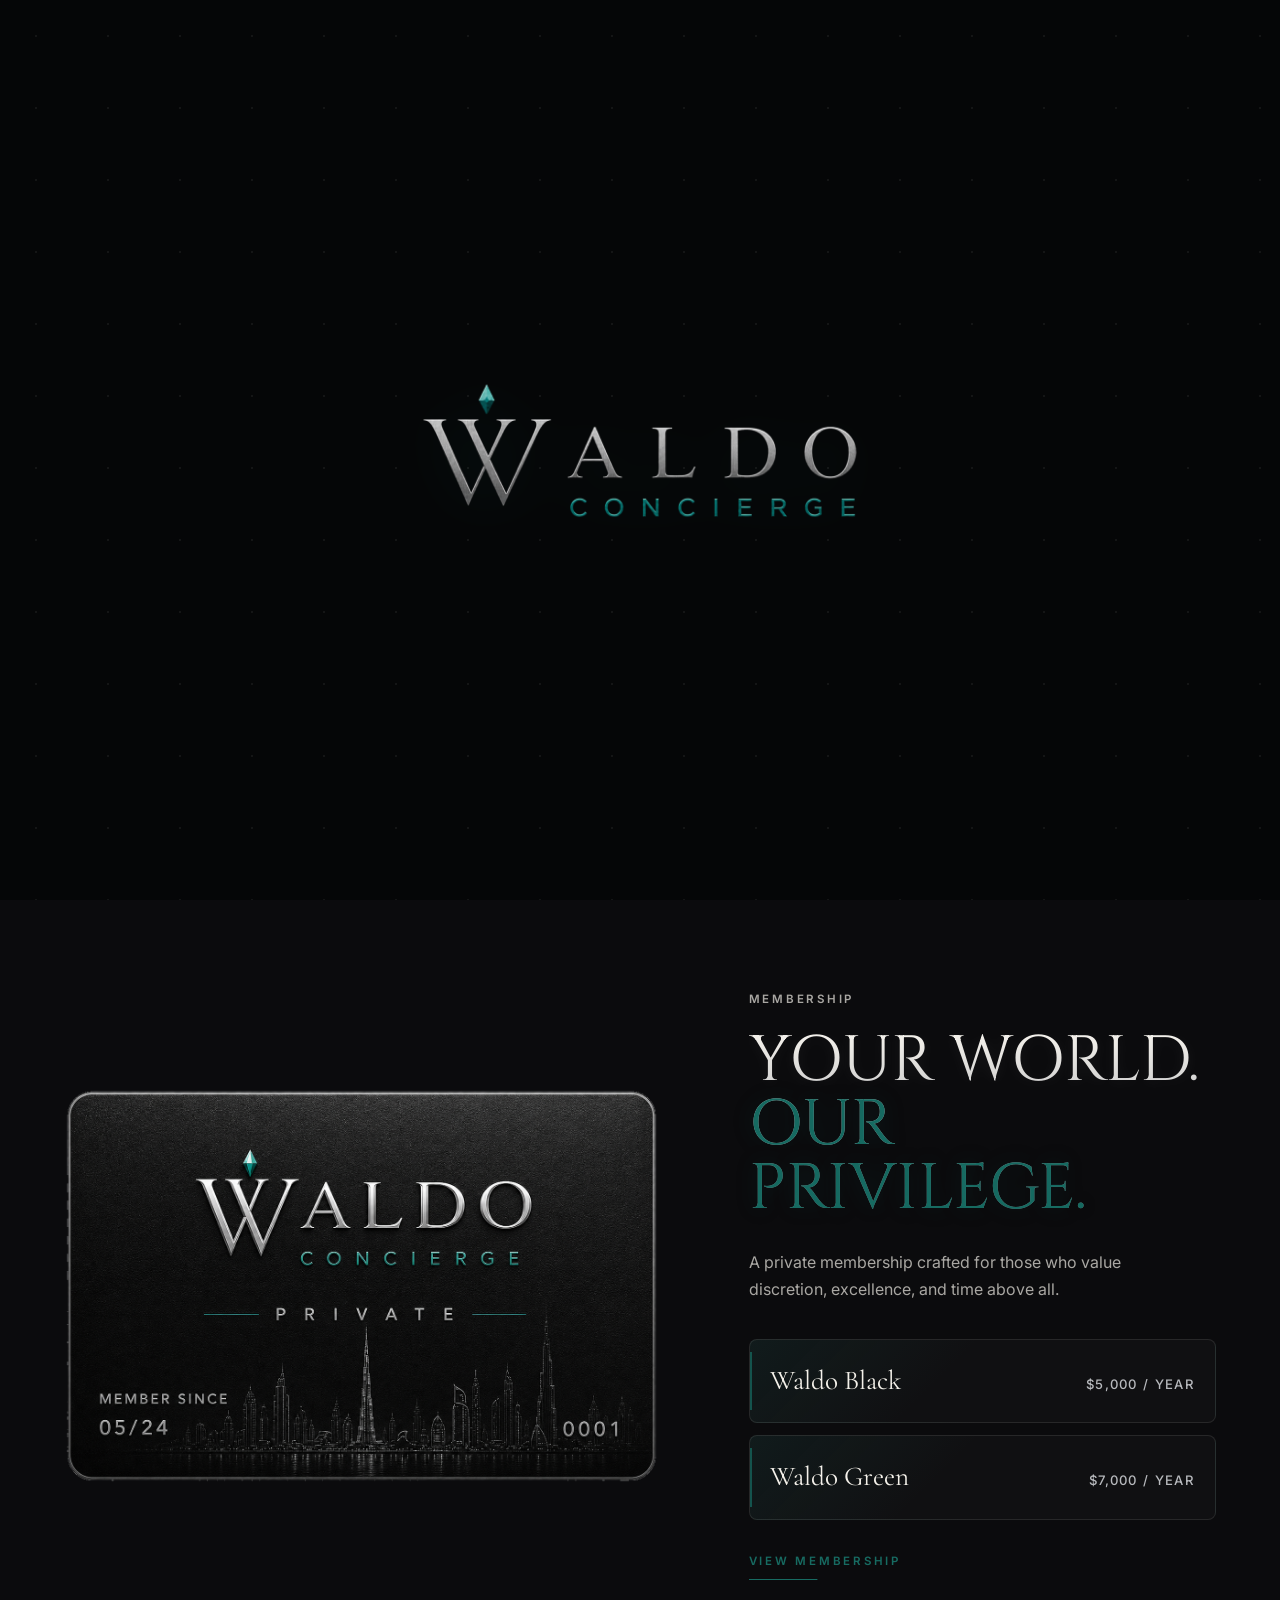
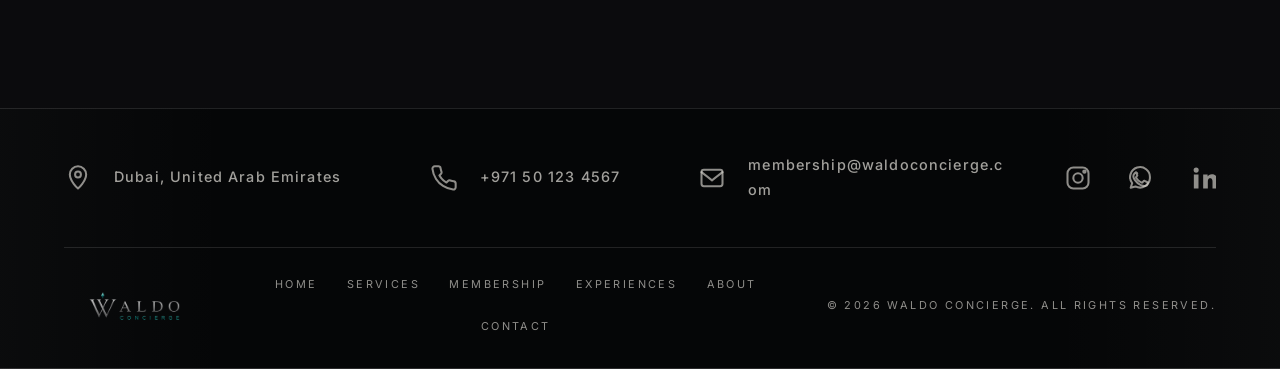
<file: index.html>
<!doctype html>
<html lang="en">
  <head>
    <meta charset="UTF-8" />
    <meta name="viewport" content="width=device-width, initial-scale=1.0" />
    <meta
      name="description"
      content="Waldo Concierge is a private concierge and lifestyle management service for elite members in Dubai."
    />
    <title>Waldo Concierge | Private Lifestyle Management Dubai</title>
    <link rel="preconnect" href="https://fonts.googleapis.com" />
    <link rel="preconnect" href="https://fonts.gstatic.com" crossorigin />
    <link
      href="https://fonts.googleapis.com/css2?family=Cormorant+Garamond:wght@300;400;500&family=Inter:wght@300;400;500;600&display=swap"
      rel="stylesheet"
    />
    <link rel="icon" href="assets/favicon.svg" type="image/svg+xml" />
    <link rel="stylesheet" href="styles.css" />
  </head>
  <body data-page="home" data-intro="true">
    <div id="site-header"></div>

    <main>
      <section class="hero hero-home" aria-label="Waldo Concierge Dubai">
        <div class="hero-media" aria-hidden="true">
          <img src="assets/hero-dubai.png" alt="" />
        </div>
        <div class="hero-shade" aria-hidden="true"></div>
        <div class="hero-copy">
          <p class="eyebrow hero-line">Discreet. Exclusive. Extraordinary.</p>
          <h1>
            <span class="hero-line">Access Dubai</span>
            <span class="hero-line headline-accent">Effortlessly.</span>
          </h1>
          <p class="hero-text hero-line">
            Waldo Concierge is a private lifestyle management service for those who value discretion,
            excellence, and time above all. Your key to the world’s finest privileges.
          </p>
          <div class="hero-actions hero-line">
            <a class="button button-primary" href="apply.html">Apply for Membership</a>
            <a class="button button-ghost" href="services.html">Explore Services</a>
          </div>
        </div>
      </section>

      <section class="section quiet-services" aria-label="Signature services">
        <div class="service-strip" data-reveal>
          <article>
            <div class="service-icon" aria-hidden="true">
              <img src="assets/icons/icon-airplane-ref.png" alt="" />
            </div>
            <h2>Private Aviation</h2>
            <p>Global reach. Ultimate privacy. On your schedule.</p>
          </article>
          <article>
            <div class="service-icon" aria-hidden="true">
              <img src="assets/icons/icon-cloche-ref.png" alt="" />
            </div>
            <h2>Luxury Stays</h2>
            <p>Exceptional hotels and villas. Curated for you.</p>
          </article>
          <article>
            <div class="service-icon" aria-hidden="true">
              <img src="assets/icons/icon-key-ref.png" alt="" />
            </div>
            <h2>Dining &amp; Access</h2>
            <p>The world’s finest tables. Exclusive experiences.</p>
          </article>
        </div>
      </section>

      <section class="section membership-preview" aria-label="Waldo membership">
        <div class="membership-card-wrap" data-reveal>
          <img src="assets/waldo-membership-card.png" alt="Waldo private membership card" />
        </div>
        <div class="membership-copy" data-reveal>
          <p class="eyebrow">Membership</p>
          <h2>Your World.<br /><span class="headline-accent">Our Privilege.</span></h2>
          <p>
            A private membership crafted for those who value discretion, excellence, and time above all.
          </p>
          <div class="tier-lines" aria-label="Membership options">
            <div>
              <span>Waldo Black</span>
              <strong>$5,000 / year</strong>
            </div>
            <div>
              <span>Waldo Green</span>
              <strong>$7,000 / year</strong>
            </div>
          </div>
          <a class="text-link" href="membership.html">View Membership</a>
        </div>
      </section>
    </main>

    <div id="site-footer"></div>
    <script src="app.js"></script>
  </body>
</html>
</file>
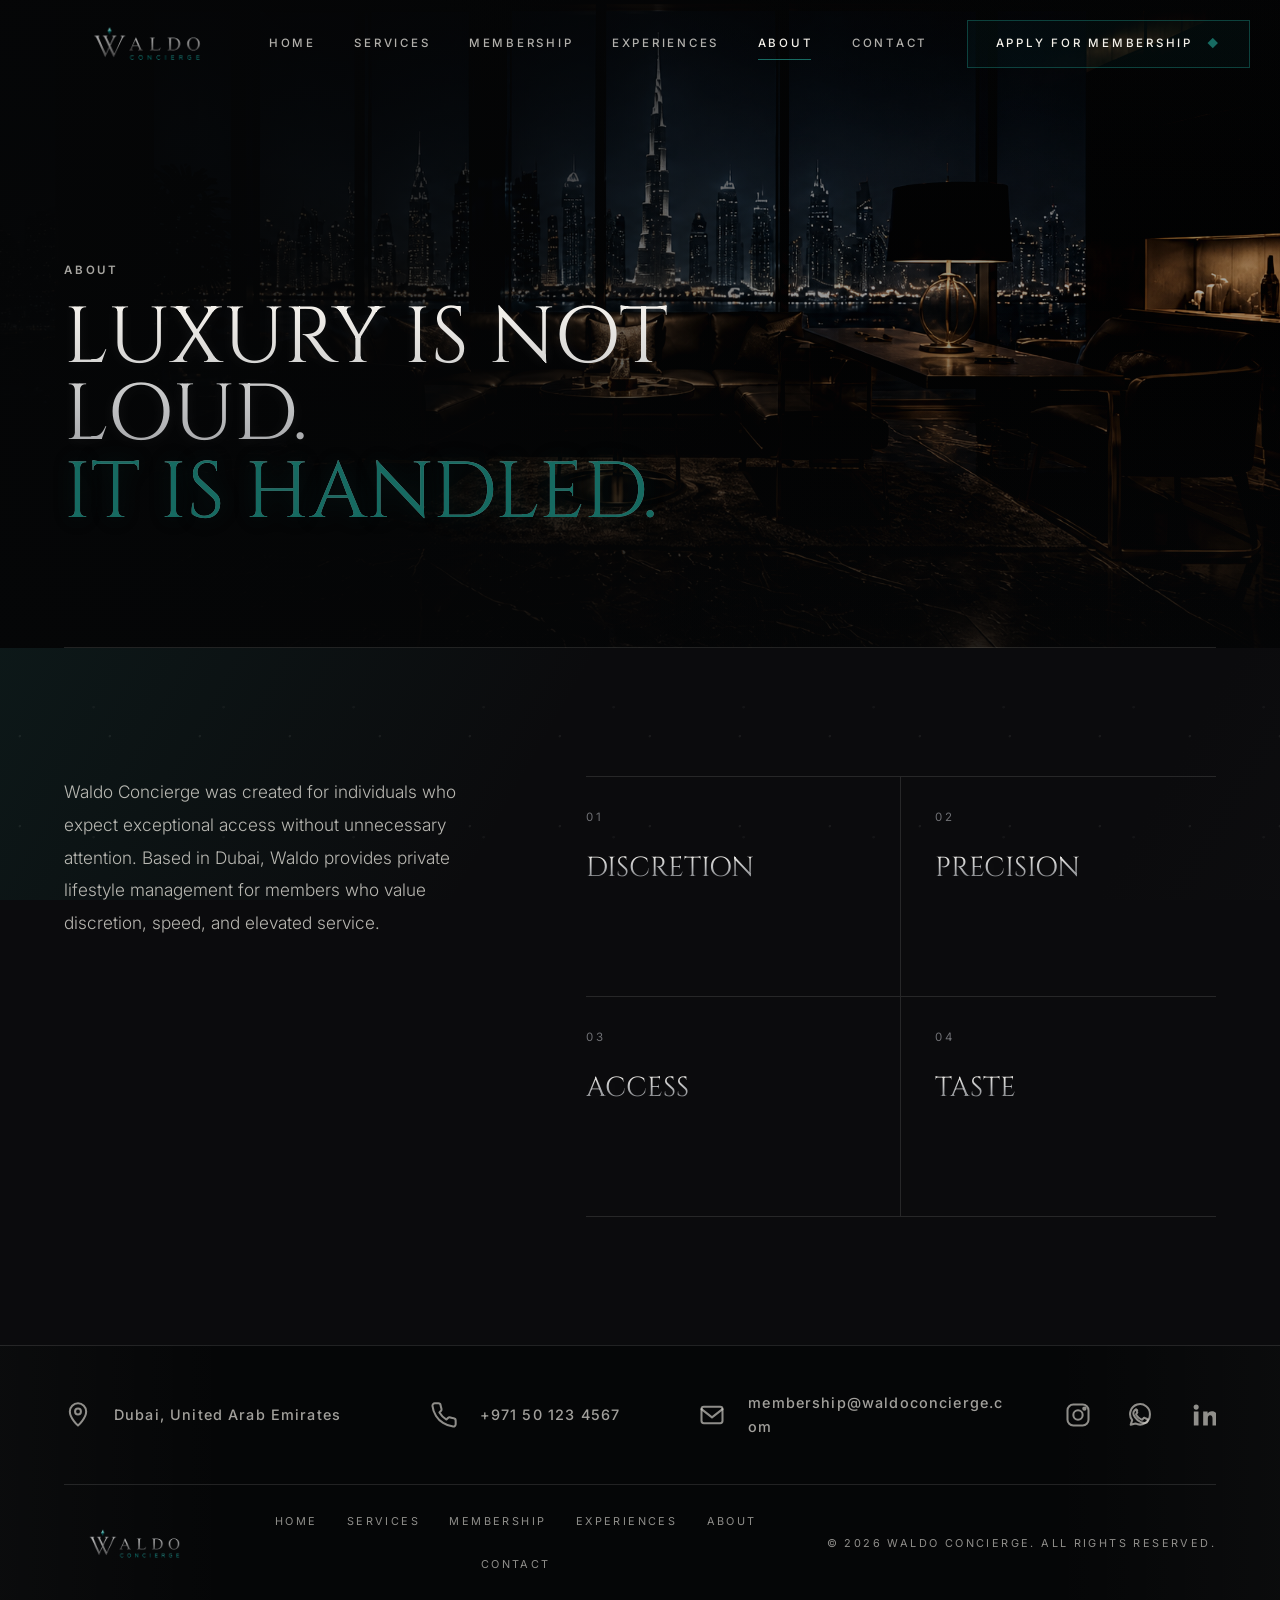
<file: about.html>
<!doctype html>
<html lang="en">
  <head>
    <meta charset="UTF-8" />
    <meta name="viewport" content="width=device-width, initial-scale=1.0" />
    <meta
      name="description"
      content="About Waldo Concierge, a private lifestyle management service based in Dubai."
    />
    <title>About | Waldo Concierge</title>
    <link rel="preconnect" href="https://fonts.googleapis.com" />
    <link rel="preconnect" href="https://fonts.gstatic.com" crossorigin />
    <link
      href="https://fonts.googleapis.com/css2?family=Cormorant+Garamond:wght@300;400;500&family=Inter:wght@300;400;500;600&display=swap"
      rel="stylesheet"
    />
    <link rel="icon" href="assets/favicon.svg" type="image/svg+xml" />
    <link rel="stylesheet" href="styles.css" />
  </head>
  <body data-page="about">
    <div id="site-header"></div>

    <main>
      <section class="subhero subhero-about">
        <div class="subhero-media" aria-hidden="true">
          <img src="assets/hero-about.png" alt="" />
        </div>
        <div class="subhero-content" data-reveal>
          <p class="eyebrow">About</p>
          <h1>Luxury is not loud.<br /><span class="headline-accent">It is handled.</span></h1>
        </div>
      </section>

      <section class="section about-body">
        <div class="about-copy" data-reveal>
          <p>
            Waldo Concierge was created for individuals who expect exceptional access without
            unnecessary attention. Based in Dubai, Waldo provides private lifestyle management
            for members who value discretion, speed, and elevated service.
          </p>
        </div>
        <div class="values" data-reveal>
          <article>
            <span>01</span>
            <h2>Discretion</h2>
          </article>
          <article>
            <span>02</span>
            <h2>Precision</h2>
          </article>
          <article>
            <span>03</span>
            <h2>Access</h2>
          </article>
          <article>
            <span>04</span>
            <h2>Taste</h2>
          </article>
        </div>
      </section>
    </main>

    <div id="site-footer"></div>
    <script src="app.js"></script>
  </body>
</html>
</file>
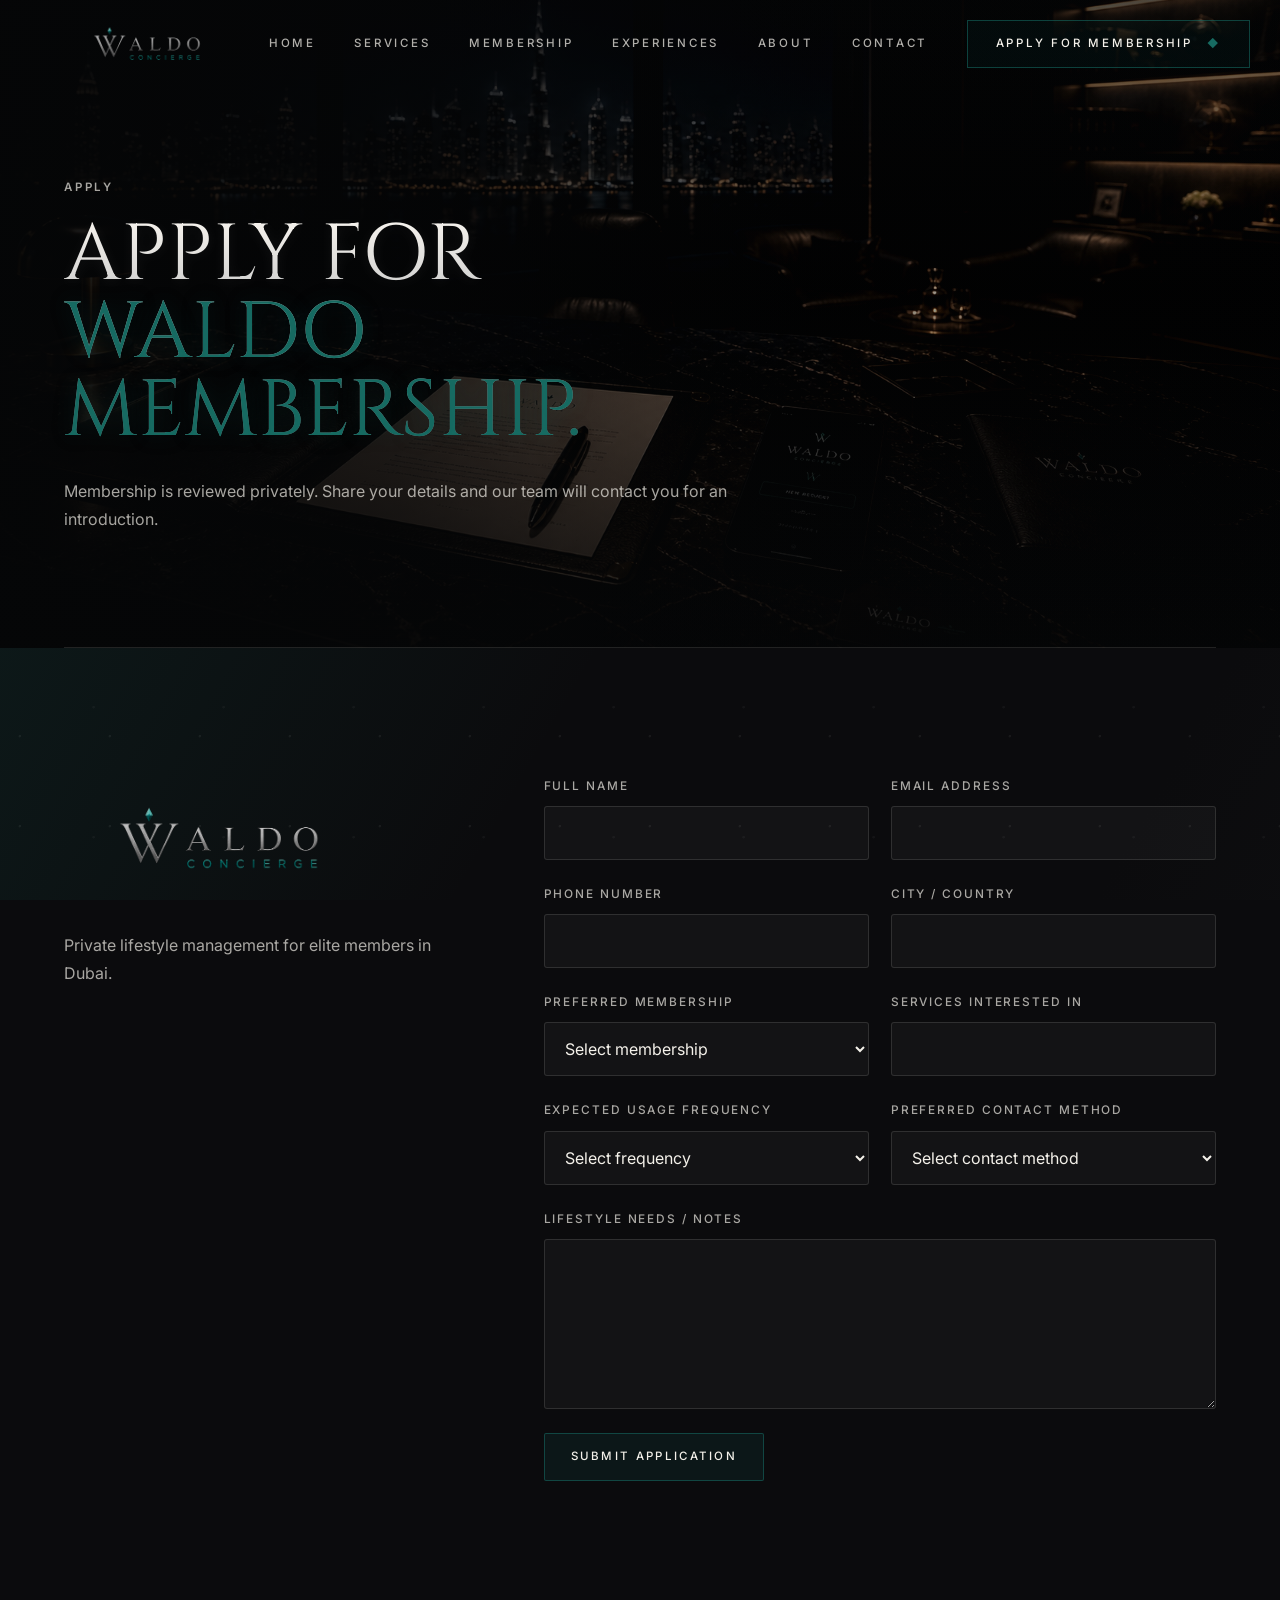
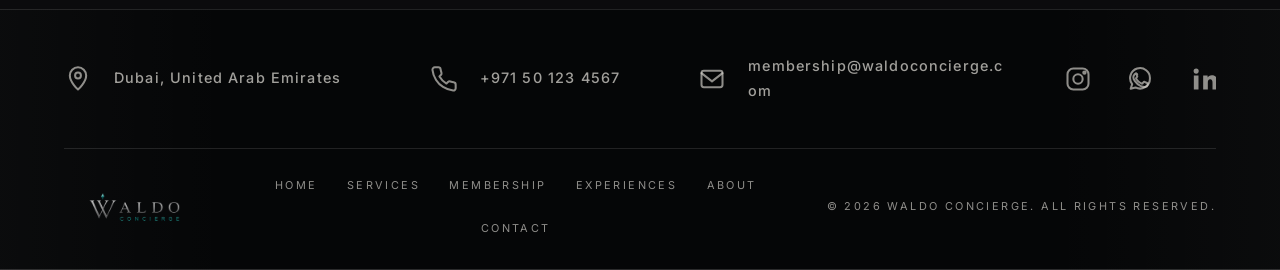
<file: apply.html>
<!doctype html>
<html lang="en">
  <head>
    <meta charset="UTF-8" />
    <meta name="viewport" content="width=device-width, initial-scale=1.0" />
    <meta
      name="description"
      content="Apply privately for Waldo Concierge membership in Dubai."
    />
    <title>Apply | Waldo Concierge</title>
    <link rel="preconnect" href="https://fonts.googleapis.com" />
    <link rel="preconnect" href="https://fonts.gstatic.com" crossorigin />
    <link
      href="https://fonts.googleapis.com/css2?family=Cormorant+Garamond:wght@300;400;500&family=Inter:wght@300;400;500;600&display=swap"
      rel="stylesheet"
    />
    <link rel="icon" href="assets/favicon.svg" type="image/svg+xml" />
    <link rel="stylesheet" href="styles.css" />
  </head>
  <body data-page="apply">
    <div id="site-header"></div>

    <main>
      <section class="subhero subhero-apply">
        <div class="subhero-media" aria-hidden="true">
          <img src="assets/hero-apply.png" alt="" />
        </div>
        <div class="subhero-content" data-reveal>
          <p class="eyebrow">Apply</p>
          <h1>Apply for<br /><span class="headline-accent">Waldo Membership.</span></h1>
          <p>Membership is reviewed privately. Share your details and our team will contact you for an introduction.</p>
        </div>
      </section>

      <section class="section apply-layout">
        <div class="apply-aside" data-reveal>
          <img src="assets/waldo-logo.png" alt="Waldo Concierge" />
          <p>Private lifestyle management for elite members in Dubai.</p>
        </div>
        <form class="application-form" id="application-form" data-reveal>
          <label>
            <span>Full Name</span>
            <input type="text" name="name" autocomplete="name" required />
          </label>
          <label>
            <span>Email Address</span>
            <input type="email" name="email" autocomplete="email" required />
          </label>
          <label>
            <span>Phone Number</span>
            <input type="tel" name="phone" autocomplete="tel" required />
          </label>
          <label>
            <span>City / Country</span>
            <input type="text" name="location" autocomplete="address-level2 country-name" required />
          </label>
          <label>
            <span>Preferred Membership</span>
            <select name="membership" required>
              <option value="">Select membership</option>
              <option>Waldo Black — $5,000 / year</option>
              <option>Waldo Green — $7,000 / year</option>
            </select>
          </label>
          <label>
            <span>Services Interested In</span>
            <input type="text" name="services" />
          </label>
          <label>
            <span>Expected Usage Frequency</span>
            <select name="frequency">
              <option value="">Select frequency</option>
              <option>Occasional</option>
              <option>Monthly</option>
              <option>Weekly</option>
              <option>Ongoing lifestyle management</option>
            </select>
          </label>
          <label>
            <span>Preferred Contact Method</span>
            <select name="contact-method">
              <option value="">Select contact method</option>
              <option>Phone</option>
              <option>Email</option>
              <option>WhatsApp</option>
            </select>
          </label>
          <label class="form-wide">
            <span>Lifestyle Needs / Notes</span>
            <textarea name="notes" rows="5"></textarea>
          </label>
          <div class="form-wide form-footer">
            <button class="button button-primary" type="submit">Submit Application</button>
            <p class="form-success" id="form-success" role="status" hidden>
              Thank you. Your application has been received. A member of the Waldo team will contact you privately.
            </p>
          </div>
        </form>
      </section>
    </main>

    <div id="site-footer"></div>
    <script src="app.js"></script>
  </body>
</html>
</file>
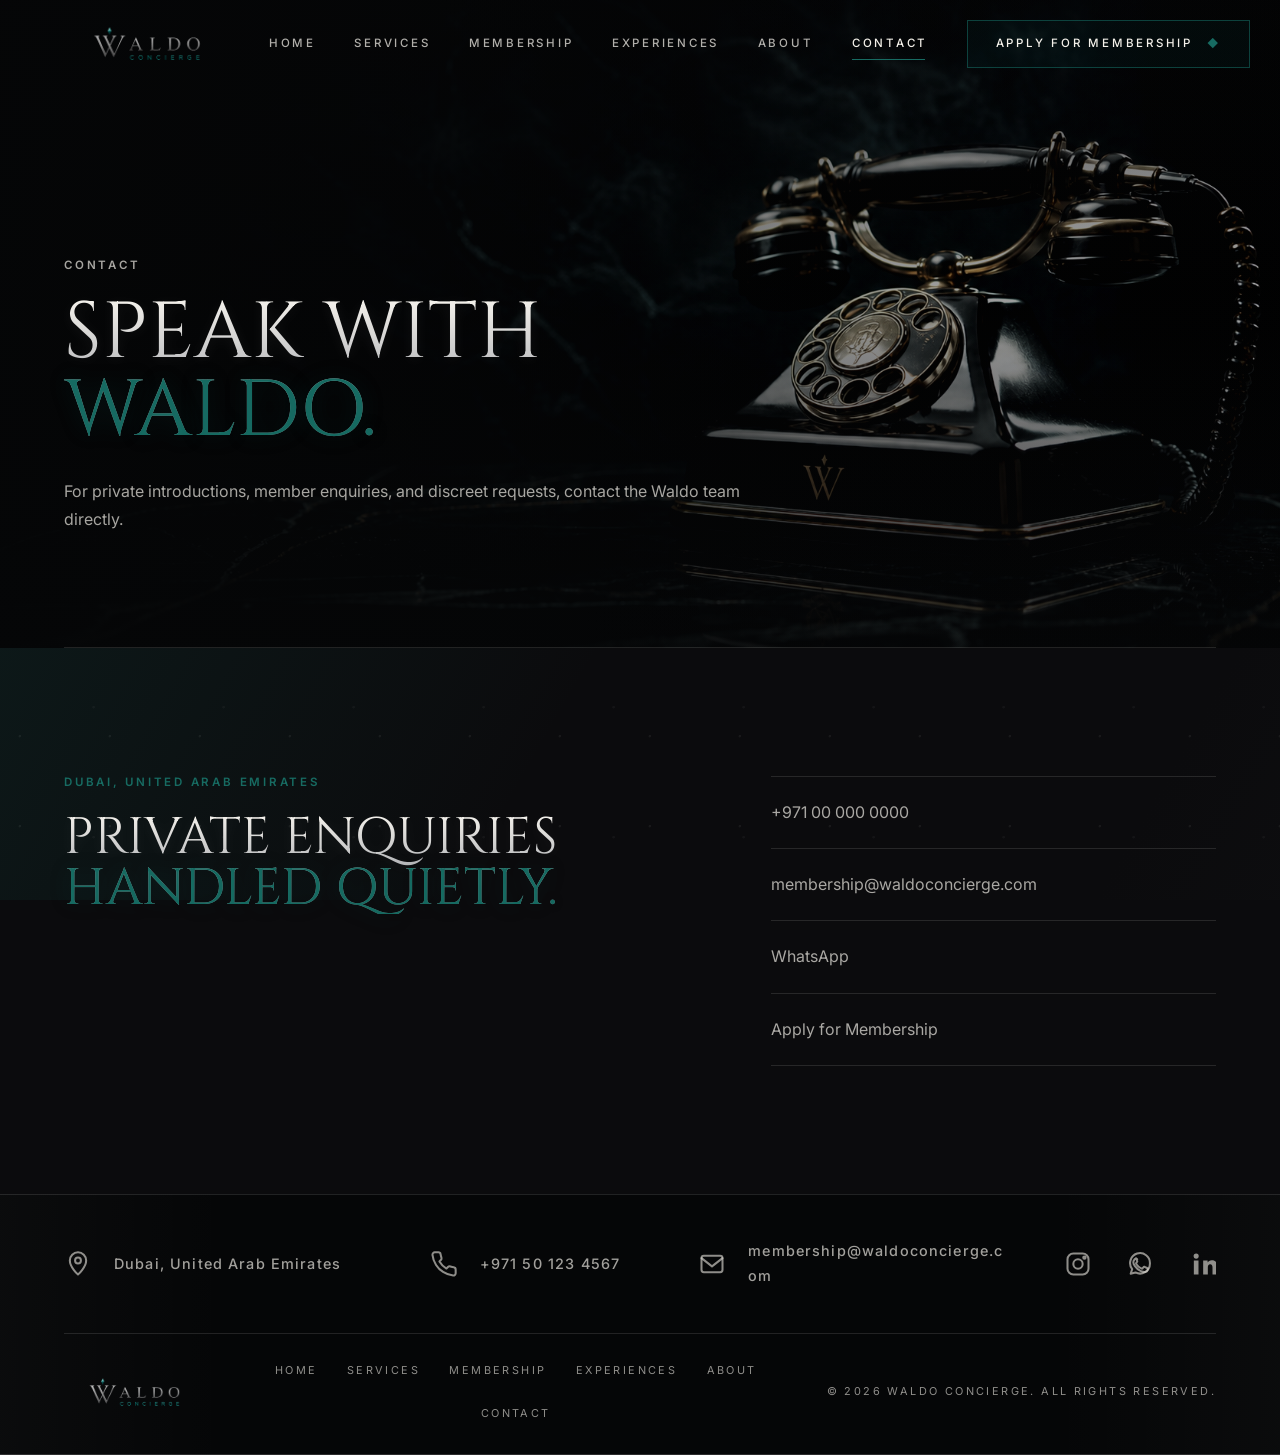
<file: contact.html>
<!doctype html>
<html lang="en">
  <head>
    <meta charset="UTF-8" />
    <meta name="viewport" content="width=device-width, initial-scale=1.0" />
    <meta
      name="description"
      content="Contact Waldo Concierge privately in Dubai."
    />
    <title>Contact | Waldo Concierge</title>
    <link rel="preconnect" href="https://fonts.googleapis.com" />
    <link rel="preconnect" href="https://fonts.gstatic.com" crossorigin />
    <link
      href="https://fonts.googleapis.com/css2?family=Cinzel:wght@400;500&family=Cormorant+Garamond:wght@300;400;500&family=Inter:wght@300;400;500;600&display=swap"
      rel="stylesheet"
    />
    <link rel="icon" href="assets/favicon.svg" type="image/svg+xml" />
    <link rel="stylesheet" href="styles.css" />
  </head>
  <body data-page="contact">
    <div id="site-header"></div>

    <main>
      <section class="subhero subhero-contact">
        <div class="subhero-media" aria-hidden="true">
          <img src="assets/hero-contact.png" alt="" />
        </div>
        <div class="subhero-content" data-reveal>
          <p class="eyebrow">Contact</p>
          <h1>Speak with<br /><span class="headline-accent">Waldo.</span></h1>
          <p>For private introductions, member enquiries, and discreet requests, contact the Waldo team directly.</p>
        </div>
      </section>

      <section class="section contact-panel" aria-label="Contact details">
        <div data-reveal>
          <p class="eyebrow">Dubai, United Arab Emirates</p>
          <h2>Private enquiries<br /><span class="headline-accent">handled quietly.</span></h2>
        </div>
        <div class="contact-lines" data-reveal>
          <a href="tel:+971000000000">+971 00 000 0000</a>
          <a href="mailto:membership@waldoconcierge.com">membership@waldoconcierge.com</a>
          <a href="https://wa.me/971000000000" target="_blank" rel="noreferrer">WhatsApp</a>
          <a href="apply.html">Apply for Membership</a>
        </div>
      </section>
    </main>

    <div id="site-footer"></div>
    <script src="app.js"></script>
  </body>
</html>
</file>
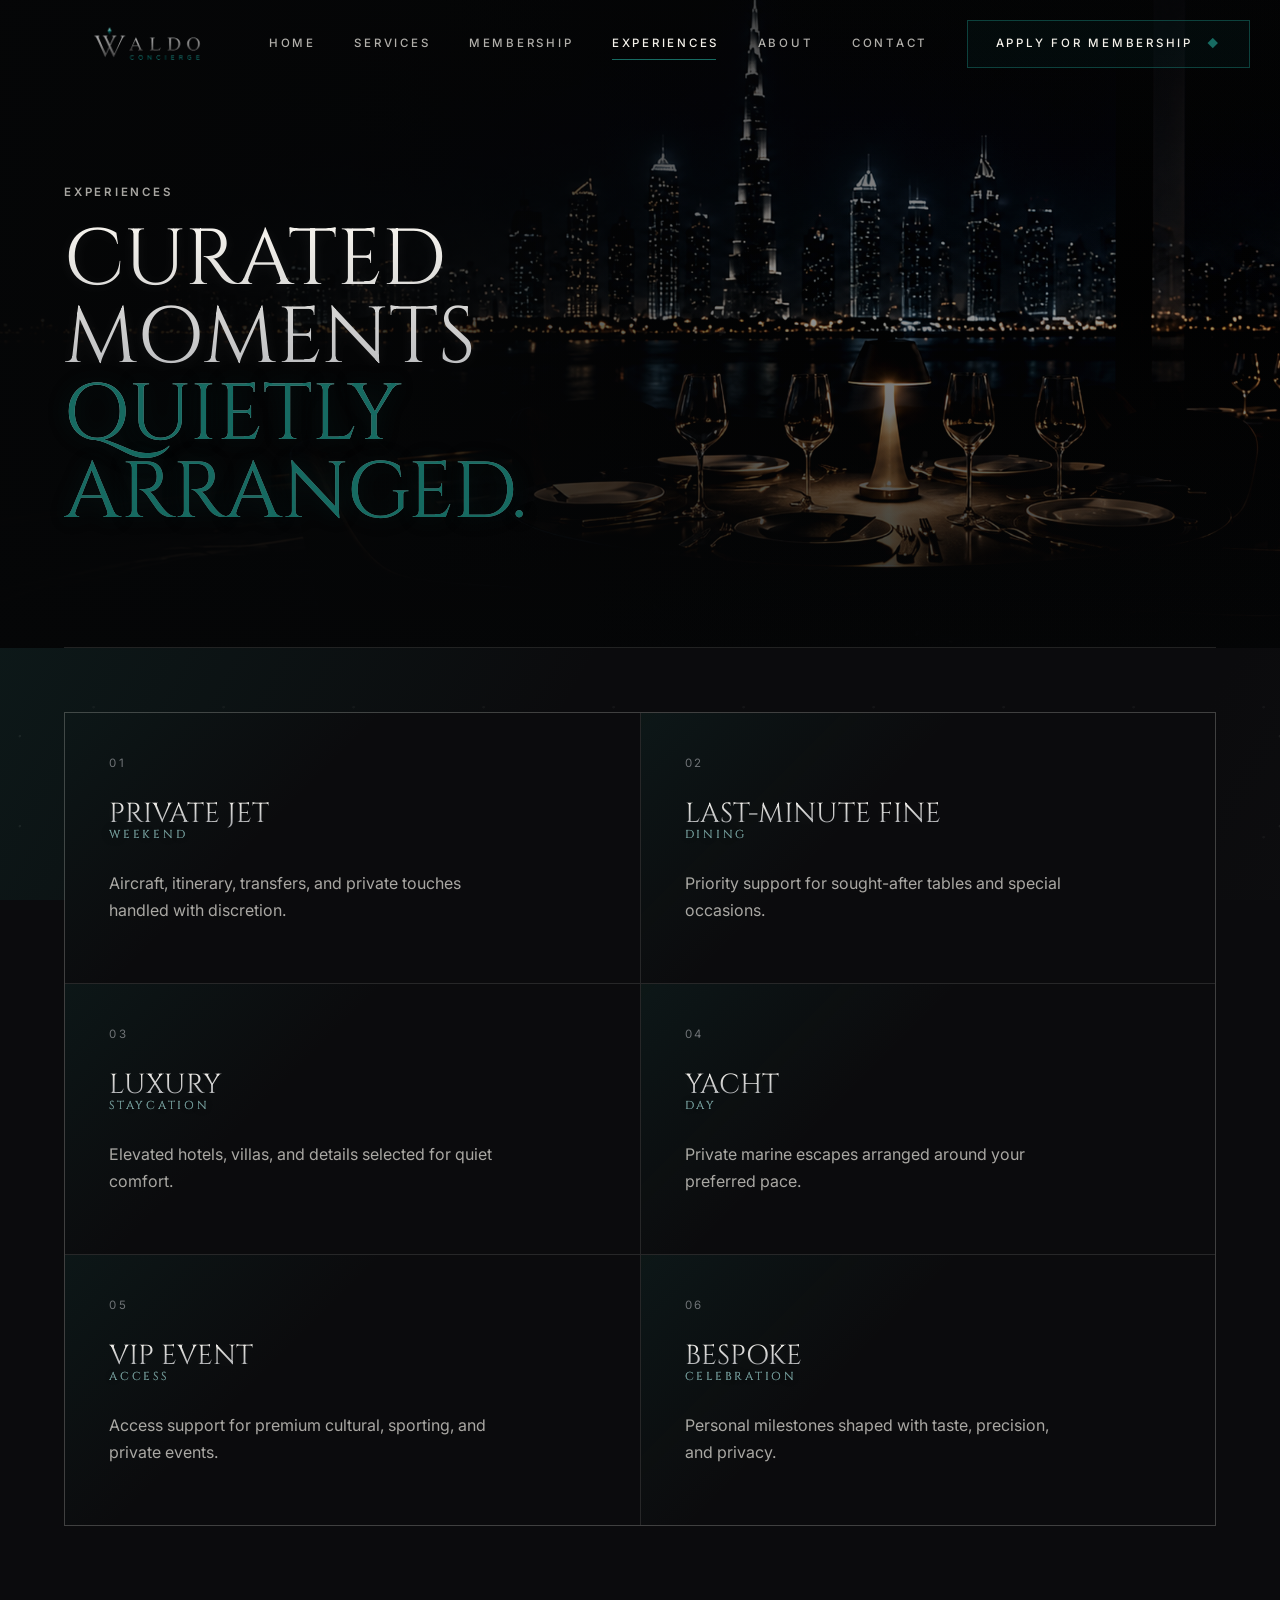
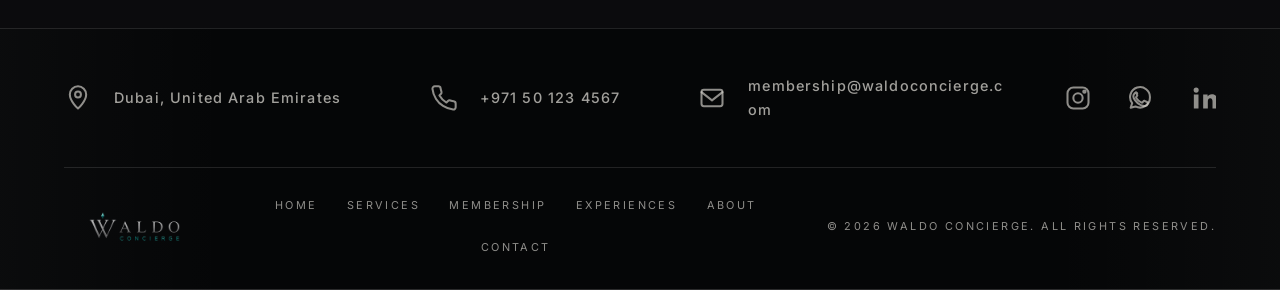
<file: experiences.html>
<!doctype html>
<html lang="en">
  <head>
    <meta charset="UTF-8" />
    <meta name="viewport" content="width=device-width, initial-scale=1.0" />
    <meta
      name="description"
      content="Curated private jet weekends, fine dining, yacht days, VIP access, and bespoke celebrations by Waldo Concierge."
    />
    <title>Experiences | Waldo Concierge</title>
    <link rel="preconnect" href="https://fonts.googleapis.com" />
    <link rel="preconnect" href="https://fonts.gstatic.com" crossorigin />
    <link
      href="https://fonts.googleapis.com/css2?family=Cormorant+Garamond:wght@300;400;500&family=Inter:wght@300;400;500;600&display=swap"
      rel="stylesheet"
    />
    <link rel="icon" href="assets/favicon.svg" type="image/svg+xml" />
    <link rel="stylesheet" href="styles.css" />
  </head>
  <body data-page="experiences">
    <div id="site-header"></div>

    <main>
      <section class="subhero subhero-experiences">
        <div class="subhero-media" aria-hidden="true">
          <img src="assets/hero-experiences-focus.png" alt="" />
        </div>
        <div class="subhero-content" data-reveal>
          <p class="eyebrow">Experiences</p>
          <h1>Curated moments<br /><span class="headline-accent">quietly arranged.</span></h1>
        </div>
      </section>

      <section class="section experience-grid" aria-label="Experience examples">
        <article data-reveal>
          <span>01</span>
          <h2>Private Jet <span class="headline-accent">Weekend</span></h2>
          <p>Aircraft, itinerary, transfers, and private touches handled with discretion.</p>
        </article>
        <article data-reveal>
          <span>02</span>
          <h2>Last-Minute Fine <span class="headline-accent">Dining</span></h2>
          <p>Priority support for sought-after tables and special occasions.</p>
        </article>
        <article data-reveal>
          <span>03</span>
          <h2>Luxury <span class="headline-accent">Staycation</span></h2>
          <p>Elevated hotels, villas, and details selected for quiet comfort.</p>
        </article>
        <article data-reveal>
          <span>04</span>
          <h2>Yacht <span class="headline-accent">Day</span></h2>
          <p>Private marine escapes arranged around your preferred pace.</p>
        </article>
        <article data-reveal>
          <span>05</span>
          <h2>VIP Event <span class="headline-accent">Access</span></h2>
          <p>Access support for premium cultural, sporting, and private events.</p>
        </article>
        <article data-reveal>
          <span>06</span>
          <h2>Bespoke <span class="headline-accent">Celebration</span></h2>
          <p>Personal milestones shaped with taste, precision, and privacy.</p>
        </article>
      </section>
    </main>

    <div id="site-footer"></div>
    <script src="app.js"></script>
  </body>
</html>
</file>
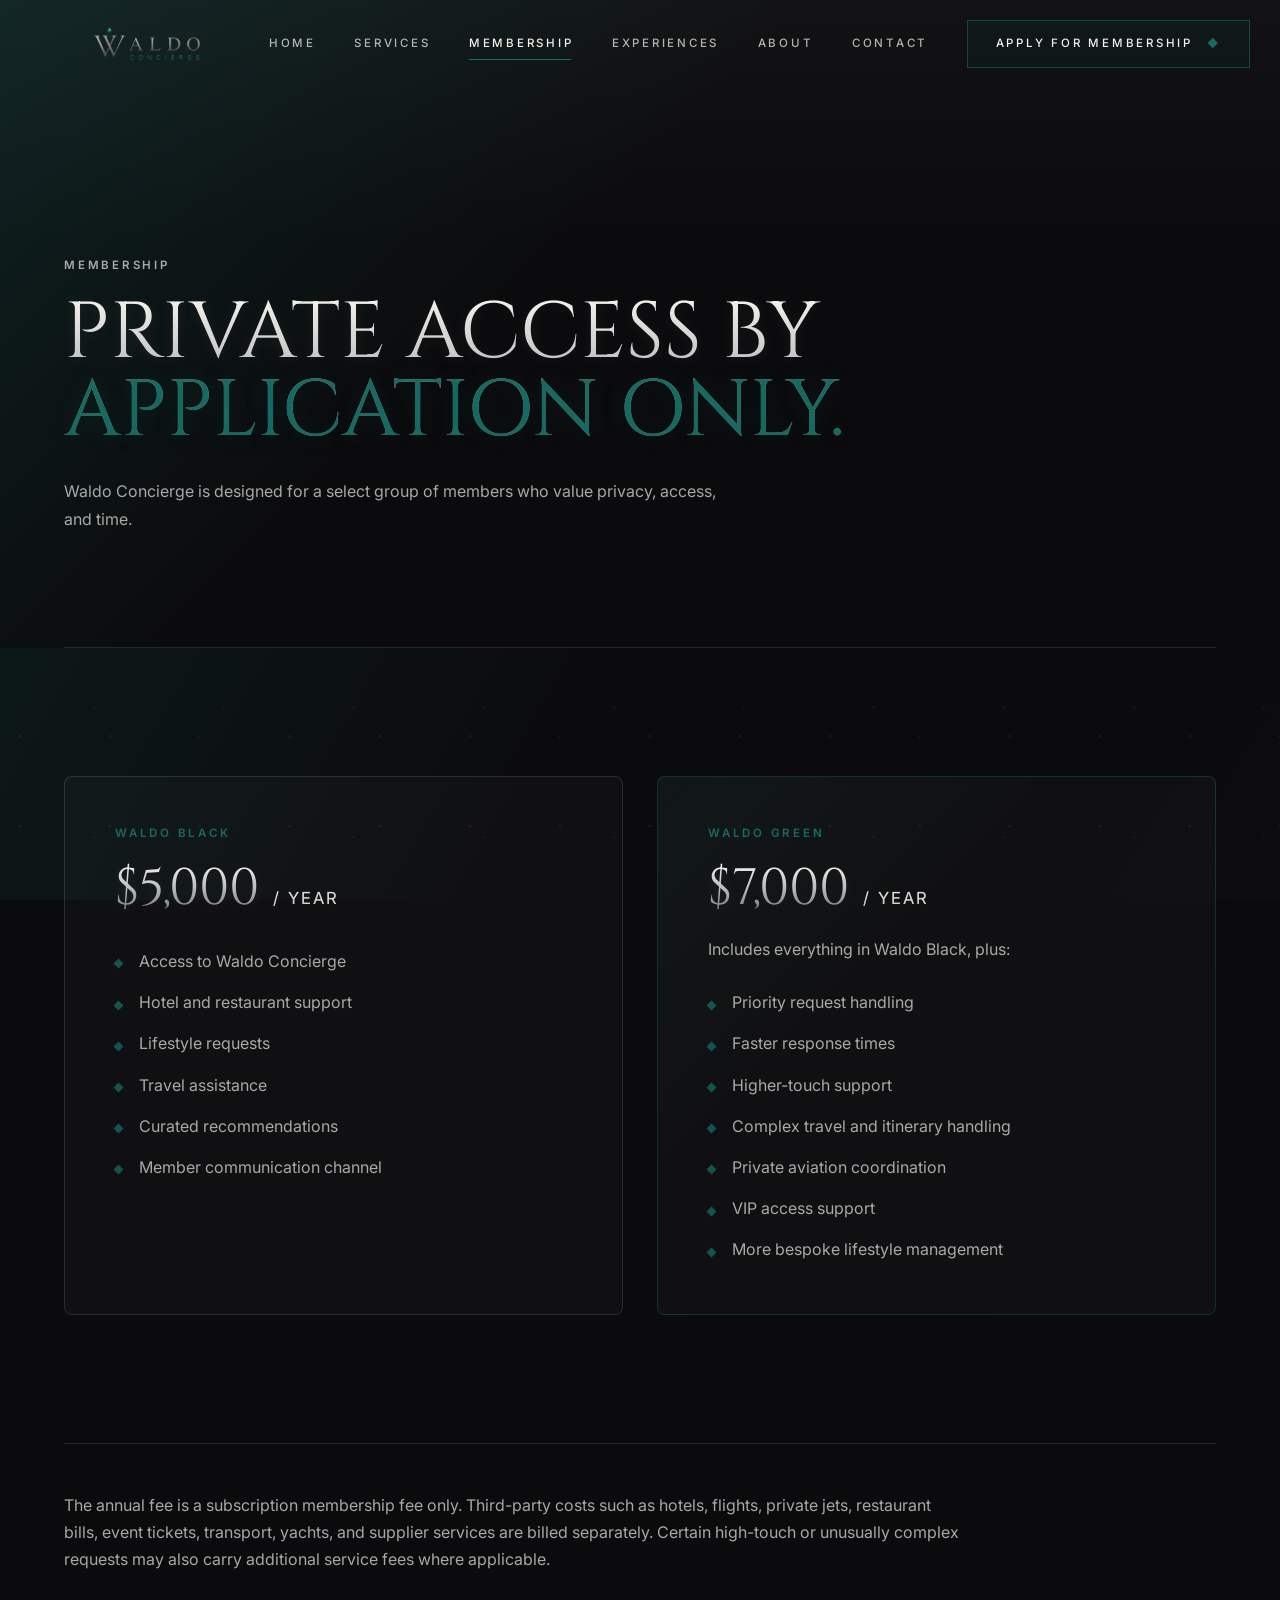
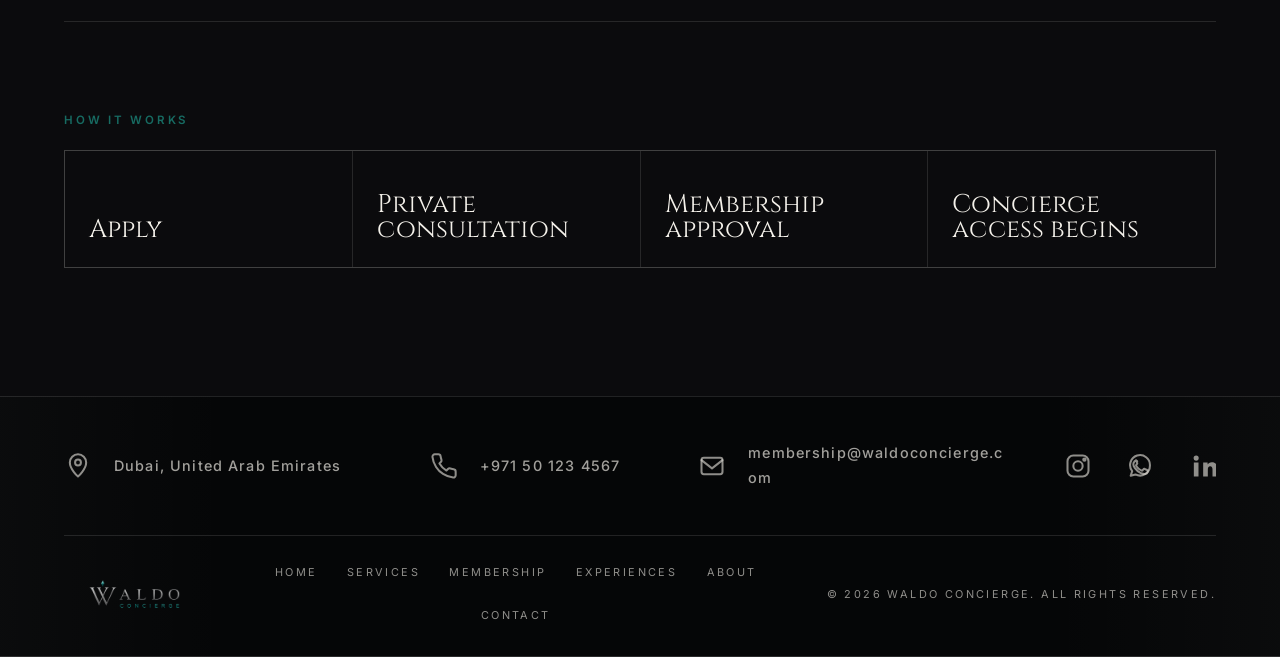
<file: membership.html>
<!doctype html>
<html lang="en">
  <head>
    <meta charset="UTF-8" />
    <meta name="viewport" content="width=device-width, initial-scale=1.0" />
    <meta
      name="description"
      content="Waldo Concierge private membership tiers for discreet lifestyle management in Dubai."
    />
    <title>Membership | Waldo Concierge</title>
    <link rel="preconnect" href="https://fonts.googleapis.com" />
    <link rel="preconnect" href="https://fonts.gstatic.com" crossorigin />
    <link
      href="https://fonts.googleapis.com/css2?family=Cormorant+Garamond:wght@300;400;500&family=Inter:wght@300;400;500;600&display=swap"
      rel="stylesheet"
    />
    <link rel="icon" href="assets/favicon.svg" type="image/svg+xml" />
    <link rel="stylesheet" href="styles.css" />
  </head>
  <body data-page="membership">
    <div id="site-header"></div>

    <main>
      <section class="subhero subhero-clean">
        <div class="subhero-content" data-reveal>
          <p class="eyebrow">Membership</p>
          <h1>Private access by<br /><span class="headline-accent">application only.</span></h1>
          <p>Waldo Concierge is designed for a select group of members who value privacy, access, and time.</p>
        </div>
      </section>

      <section class="section membership-tiers" aria-label="Membership tiers">
        <article class="tier-panel" data-reveal>
          <p class="eyebrow">Waldo Black</p>
          <h2>$5,000 <span>/ year</span></h2>
          <ul>
            <li>Access to Waldo Concierge</li>
            <li>Hotel and restaurant support</li>
            <li>Lifestyle requests</li>
            <li>Travel assistance</li>
            <li>Curated recommendations</li>
            <li>Member communication channel</li>
          </ul>
        </article>
        <article class="tier-panel tier-panel-featured" data-reveal>
          <p class="eyebrow">Waldo Green</p>
          <h2>$7,000 <span>/ year</span></h2>
          <p class="tier-intro">Includes everything in Waldo Black, plus:</p>
          <ul>
            <li>Priority request handling</li>
            <li>Faster response times</li>
            <li>Higher-touch support</li>
            <li>Complex travel and itinerary handling</li>
            <li>Private aviation coordination</li>
            <li>VIP access support</li>
            <li>More bespoke lifestyle management</li>
          </ul>
        </article>
      </section>

      <section class="section note-and-steps">
        <div class="membership-note" data-reveal>
          <p>
            The annual fee is a subscription membership fee only. Third-party costs such as hotels,
            flights, private jets, restaurant bills, event tickets, transport, yachts, and supplier
            services are billed separately. Certain high-touch or unusually complex requests may
            also carry additional service fees where applicable.
          </p>
        </div>
        <div class="process" data-reveal>
          <p class="eyebrow">How it works</p>
          <div class="process-grid">
            <span>Apply</span>
            <span>Private consultation</span>
            <span>Membership approval</span>
            <span>Concierge access begins</span>
          </div>
        </div>
      </section>
    </main>

    <div id="site-footer"></div>
    <script src="app.js"></script>
  </body>
</html>
</file>
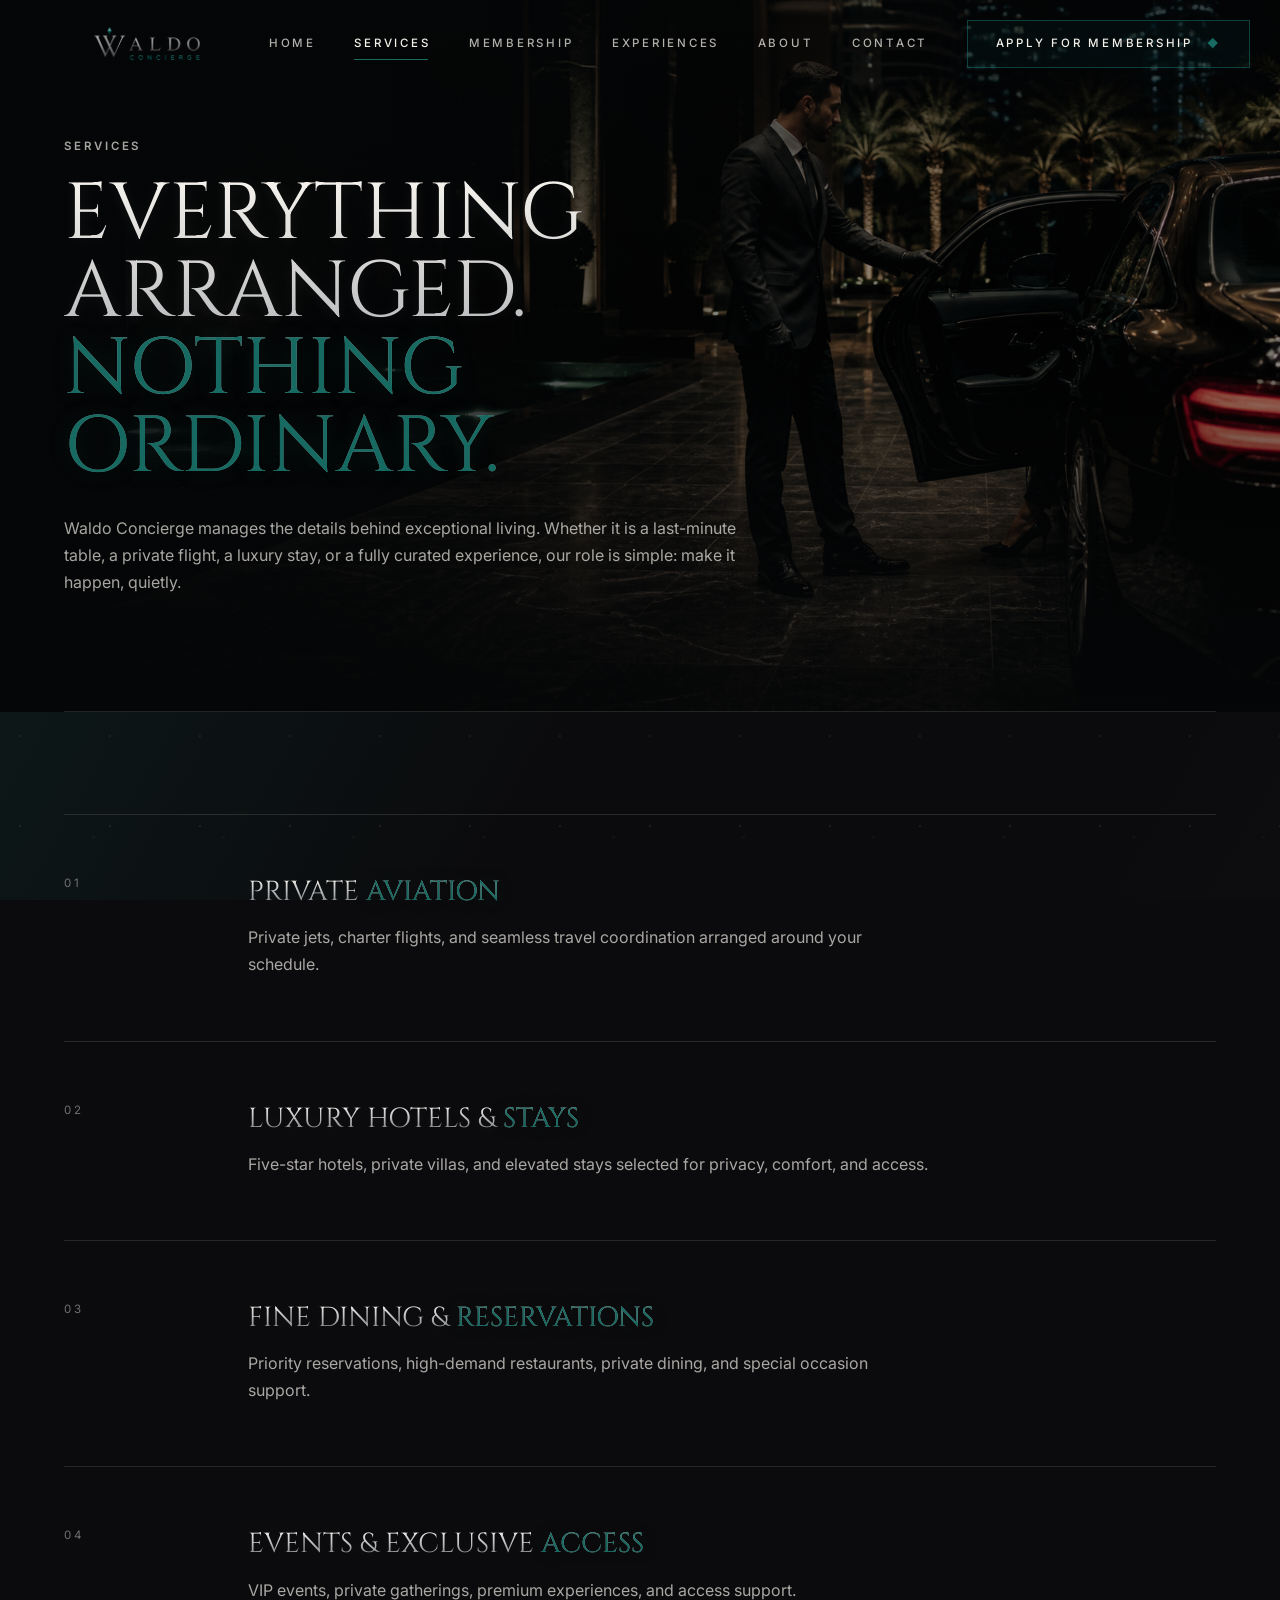
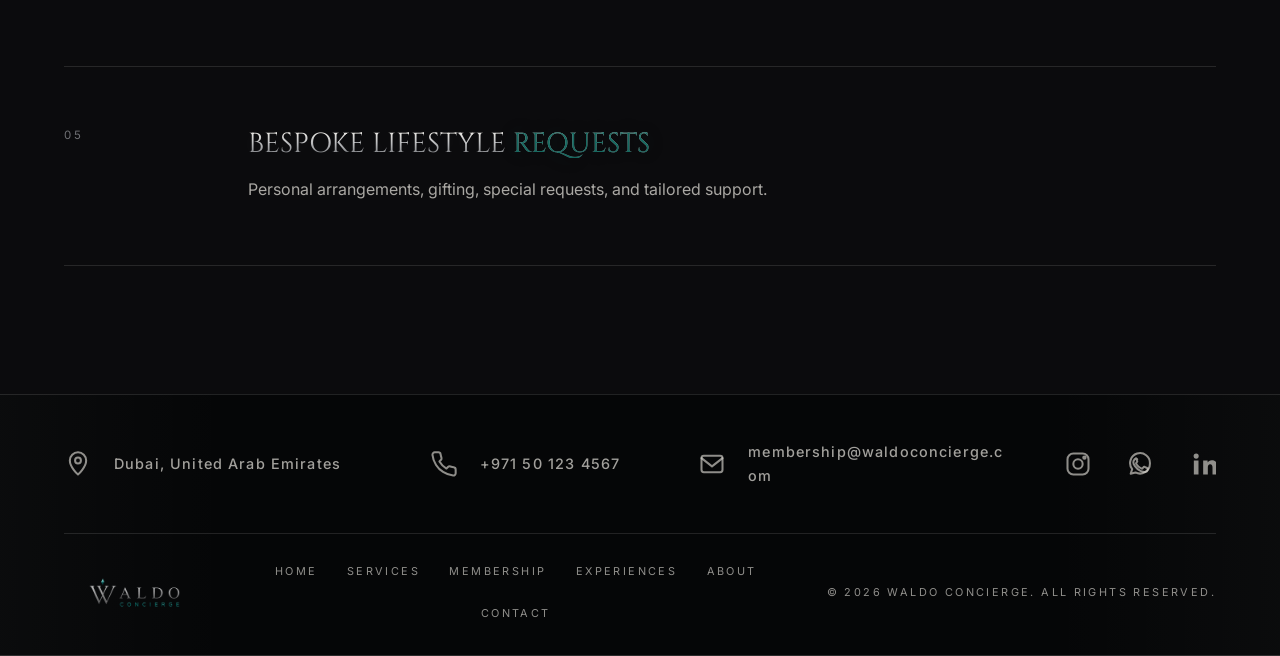
<file: services.html>
<!doctype html>
<html lang="en">
  <head>
    <meta charset="UTF-8" />
    <meta name="viewport" content="width=device-width, initial-scale=1.0" />
    <meta
      name="description"
      content="Private aviation, luxury stays, fine dining, exclusive access, and bespoke lifestyle requests by Waldo Concierge."
    />
    <title>Services | Waldo Concierge</title>
    <link rel="preconnect" href="https://fonts.googleapis.com" />
    <link rel="preconnect" href="https://fonts.gstatic.com" crossorigin />
    <link
      href="https://fonts.googleapis.com/css2?family=Cormorant+Garamond:wght@300;400;500&family=Inter:wght@300;400;500;600&display=swap"
      rel="stylesheet"
    />
    <link rel="icon" href="assets/favicon.svg" type="image/svg+xml" />
    <link rel="stylesheet" href="styles.css" />
  </head>
  <body data-page="services">
    <div id="site-header"></div>

    <main>
      <section class="subhero subhero-services">
        <div class="subhero-media" aria-hidden="true">
          <img src="assets/hero-services.png" alt="" />
        </div>
        <div class="subhero-content" data-reveal>
          <p class="eyebrow">Services</p>
          <h1>Everything arranged.<br /><span class="headline-accent">Nothing ordinary.</span></h1>
          <p>
            Waldo Concierge manages the details behind exceptional living. Whether it is a
            last-minute table, a private flight, a luxury stay, or a fully curated experience,
            our role is simple: make it happen, quietly.
          </p>
        </div>
      </section>

      <section class="section page-list" aria-label="Services list">
        <div class="lined-list" data-reveal>
          <article>
            <span>01</span>
            <div>
              <h2>Private <span class="headline-accent">Aviation</span></h2>
              <p>Private jets, charter flights, and seamless travel coordination arranged around your schedule.</p>
            </div>
          </article>
          <article>
            <span>02</span>
            <div>
              <h2>Luxury Hotels &amp; <span class="headline-accent">Stays</span></h2>
              <p>Five-star hotels, private villas, and elevated stays selected for privacy, comfort, and access.</p>
            </div>
          </article>
          <article>
            <span>03</span>
            <div>
              <h2>Fine Dining &amp; <span class="headline-accent">Reservations</span></h2>
              <p>Priority reservations, high-demand restaurants, private dining, and special occasion support.</p>
            </div>
          </article>
          <article>
            <span>04</span>
            <div>
              <h2>Events &amp; Exclusive <span class="headline-accent">Access</span></h2>
              <p>VIP events, private gatherings, premium experiences, and access support.</p>
            </div>
          </article>
          <article>
            <span>05</span>
            <div>
              <h2>Bespoke Lifestyle <span class="headline-accent">Requests</span></h2>
              <p>Personal arrangements, gifting, special requests, and tailored support.</p>
            </div>
          </article>
        </div>
      </section>
    </main>

    <div id="site-footer"></div>
    <script src="app.js"></script>
  </body>
</html>
</file>
<file: styles.css>
@import url("https://fonts.googleapis.com/css2?family=Cinzel:wght@400;500&family=Cormorant+Garamond:wght@300;400;500&family=Inter:wght@300;400;500;600&display=swap");

:root {
  --waldo-black: #0b0b0d;
  --waldo-charcoal: #1a1c1f;
  --waldo-teal: #176b62;
  --waldo-teal-accent: #176b62;
  --waldo-platinum: #b7b9bd;
  --waldo-ivory: #f4f1ea;
  --waldo-line: rgba(244, 241, 234, 0.12);
  --waldo-muted: rgba(244, 241, 234, 0.68);
  --page-max: 1180px;
  --edge: clamp(22px, 5vw, 72px);
  color-scheme: dark;
}

* {
  box-sizing: border-box;
}

html {
  scroll-behavior: smooth;
}

body {
  margin: 0;
  min-height: 100vh;
  overflow-x: hidden;
  background: var(--waldo-black);
  color: var(--waldo-ivory);
  font-family: "Inter", "Manrope", Arial, sans-serif;
  font-size: 16px;
  line-height: 1.7;
  opacity: 0;
  transition: opacity 700ms ease;
}

body.page-ready {
  opacity: 1;
}

body.page-exit {
  opacity: 0;
}

body::before,
body::after {
  content: "";
  position: fixed;
  inset: 0;
  z-index: -2;
  pointer-events: none;
}

body::before {
  background:
    linear-gradient(120deg, rgba(23, 107, 98, 0.22), transparent 34%),
    linear-gradient(300deg, rgba(26, 28, 31, 0.7), transparent 44%),
    var(--waldo-black);
  background-size: 160% 160%;
  animation: backgroundDrift 24s ease-in-out infinite alternate;
}

body::after {
  z-index: -1;
  opacity: 0.13;
  background-image:
    radial-gradient(circle at 22% 18%, rgba(244, 241, 234, 0.45) 0 1px, transparent 1.5px),
    radial-gradient(circle at 72% 44%, rgba(244, 241, 234, 0.28) 0 1px, transparent 1.5px);
  background-size: 90px 90px, 130px 130px;
  mix-blend-mode: screen;
}

img {
  display: block;
  max-width: 100%;
}

a {
  color: inherit;
  text-decoration: none;
}

button,
input,
select,
textarea {
  font: inherit;
}

::selection {
  background: rgba(23, 107, 98, 0.28);
  color: var(--waldo-ivory);
}

.site-header {
  position: fixed;
  z-index: 50;
  top: 0;
  left: 0;
  right: 0;
  display: grid;
  grid-template-columns: auto 1fr auto;
  align-items: center;
  gap: clamp(18px, 3vw, 42px);
  height: 88px;
  padding: 0 var(--edge);
  border-bottom: 1px solid transparent;
  transition:
    background 420ms ease,
    border-color 420ms ease,
    backdrop-filter 420ms ease,
    height 420ms ease;
}

.site-header-scrolled,
.nav-open .site-header {
  height: 76px;
  border-color: var(--waldo-line);
  background: rgba(11, 11, 13, 0.78);
  backdrop-filter: blur(22px);
}

.brand {
  width: clamp(132px, 13vw, 185px);
  opacity: 0.94;
}

.brand img,
.footer-brand img,
.apply-aside img {
  mix-blend-mode: screen;
}

.primary-nav {
  justify-self: center;
  display: flex;
  align-items: center;
  gap: clamp(18px, 3vw, 52px);
}

.primary-nav a,
.header-cta,
.eyebrow,
.text-link,
.service-number,
.lined-list > article > span,
.experience-grid span,
.values span {
  font-size: 0.72rem;
  line-height: 1.2;
  letter-spacing: 0.24em;
  text-transform: uppercase;
}

.primary-nav a {
  position: relative;
  color: rgba(244, 241, 234, 0.72);
  font-weight: 500;
  transition: color 240ms ease;
}

.primary-nav a::after {
  content: "";
  position: absolute;
  left: 0;
  right: 0.24em;
  bottom: -10px;
  height: 1px;
  background: var(--waldo-teal-accent);
  transform: scaleX(0);
  transform-origin: right;
  transition: transform 260ms ease;
}

.primary-nav a:hover,
.primary-nav a.is-active {
  color: var(--waldo-ivory);
}

.primary-nav a:hover::after,
.primary-nav a.is-active::after {
  transform: scaleX(1);
  transform-origin: left;
}

.header-cta,
.button {
  display: inline-flex;
  align-items: center;
  justify-content: center;
  min-height: 48px;
  border: 1px solid rgba(23, 107, 98, 0.56);
  background: rgba(23, 107, 98, 0.08);
  color: var(--waldo-ivory);
  font-weight: 500;
  transition:
    border-color 260ms ease,
    background 260ms ease,
    box-shadow 260ms ease,
    color 260ms ease;
}

.header-cta {
  justify-self: end;
  gap: 14px;
  padding: 0 28px;
  white-space: nowrap;
}

.header-cta span {
  color: var(--waldo-teal-accent);
  font-size: 0.68rem;
}

.header-cta:hover,
.button:hover {
  border-color: rgba(23, 107, 98, 0.92);
  background: rgba(23, 107, 98, 0.12);
  box-shadow: 0 0 0 1px rgba(23, 107, 98, 0.12), 0 0 28px rgba(23, 107, 98, 0.16);
}

.nav-toggle {
  display: none;
  width: 44px;
  height: 44px;
  border: 1px solid var(--waldo-line);
  border-radius: 50%;
  background: rgba(244, 241, 234, 0.02);
  color: var(--waldo-ivory);
}

.nav-toggle span {
  display: block;
  width: 16px;
  height: 1px;
  margin: 5px auto;
  background: currentColor;
  transition: transform 260ms ease;
}

.nav-open .nav-toggle span:first-child {
  transform: translateY(3px) rotate(45deg);
}

.nav-open .nav-toggle span:last-child {
  transform: translateY(-3px) rotate(-45deg);
}

.hero,
.subhero {
  position: relative;
  overflow: hidden;
  isolation: isolate;
}

.hero-home {
  min-height: 78svh;
  display: flex;
  align-items: flex-start;
  padding: clamp(124px, 13vh, 160px) var(--edge) clamp(18px, 2.2vh, 34px);
}

.hero-media,
.subhero-media {
  position: absolute;
  inset: 0;
  z-index: 0;
}

.hero-media img,
.subhero-media img {
  width: 100%;
  height: 100%;
  object-fit: cover;
}

.hero-media img {
  object-position: center center;
  filter: saturate(0.95) contrast(1.04) brightness(0.9);
  transform: scale(1.003);
}

.hero-shade {
  position: absolute;
  inset: 0;
  z-index: 1;
  background:
    linear-gradient(90deg, rgba(5, 6, 7, 0.92) 0%, rgba(5, 6, 7, 0.7) 26%, rgba(5, 6, 7, 0.12) 52%, rgba(5, 6, 7, 0.06) 100%),
    linear-gradient(180deg, rgba(11, 11, 13, 0.58) 0%, rgba(11, 11, 13, 0.12) 38%, rgba(11, 11, 13, 0.78) 100%);
}

.hero-copy {
  position: relative;
  z-index: 2;
  width: min(540px, 100%);
  padding-top: 0;
}

.eyebrow {
  margin: 0 0 22px;
  color: var(--waldo-teal-accent);
  font-weight: 600;
}

h1,
h2,
h3 {
  margin: 0;
  font-family: "Cinzel", "Cormorant Garamond", "Playfair Display", Georgia, serif;
  font-weight: 400;
  letter-spacing: 0;
  text-transform: uppercase;
  color: transparent;
  background: linear-gradient(180deg, #f7f4ee 0%, #bebfc1 46%, #6d6f73 100%);
  -webkit-background-clip: text;
  background-clip: text;
  text-shadow: 0 2px 14px rgba(255, 255, 255, 0.08);
}

.hero h1 {
  max-width: 540px;
  font-size: clamp(2.55rem, 3.9vw, 4.2rem);
  line-height: 0.94;
  overflow: visible;
}

.hero h1 span {
  display: block;
}

.hero h1 .hero-line:not(.headline-accent) {
  color: transparent;
  background: linear-gradient(180deg, #f7f4ee 0%, #bebfc1 46%, #6d6f73 100%);
  -webkit-background-clip: text;
  background-clip: text;
}

.headline-accent {
  color: transparent;
  background: linear-gradient(180deg, #176b62 0%, #176b62 100%);
  -webkit-background-clip: text;
  background-clip: text;
  text-shadow: 0 0 22px rgba(23, 107, 98, 0.22);
}

h1 .headline-accent,
h2 .headline-accent {
  display: inline-block;
  padding-right: 0.16em;
  margin-right: -0.16em;
  overflow: visible;
}

.hero-text {
  max-width: 360px;
  margin: 22px 0 0;
  color: var(--waldo-muted);
  font-size: clamp(1rem, 1.3vw, 1.12rem);
}

.hero-actions {
  display: flex;
  flex-wrap: wrap;
  gap: 14px;
  margin-top: 30px;
}

.button {
  min-width: 184px;
  padding: 0 26px;
  border-radius: 2px;
  font-size: 0.72rem;
  letter-spacing: 0.2em;
  text-transform: uppercase;
}

.button-primary {
  background: rgba(23, 107, 98, 0.13);
}

.button-ghost {
  border-color: rgba(244, 241, 234, 0.22);
  background: rgba(244, 241, 234, 0.03);
  color: rgba(244, 241, 234, 0.82);
}

.hero-line {
  opacity: 0;
  transform: translateY(16px);
  animation: heroFadeUp 900ms cubic-bezier(0.19, 1, 0.22, 1) forwards;
}

.hero-line:nth-child(1) {
  animation-delay: 260ms;
}

.hero h1 .hero-line:nth-child(1) {
  animation-delay: 460ms;
}

.hero h1 .hero-line:nth-child(2) {
  animation-delay: 650ms;
}

.hero-text.hero-line {
  animation-delay: 860ms;
}

.hero-actions.hero-line {
  animation-delay: 1060ms;
}

.section {
  width: min(var(--page-max), calc(100% - (var(--edge) * 2)));
  margin: 0 auto;
  padding: clamp(82px, 10vw, 142px) 0;
}

.quiet-services {
  width: 100%;
  max-width: none;
  padding: clamp(30px, 3.6vw, 46px) var(--edge);
  margin-top: clamp(-74px, -5vw, -44px);
  position: relative;
  z-index: 4;
  border-top: 1px solid var(--waldo-line);
  border-bottom: 1px solid var(--waldo-line);
  background:
    linear-gradient(90deg, rgba(244, 241, 234, 0.025), transparent 18%, transparent 82%, rgba(244, 241, 234, 0.025)),
    rgba(5, 6, 7, 0.86);
  backdrop-filter: blur(2px);
}

.service-strip {
  width: min(var(--page-max), 100%);
  margin: 0 auto;
  display: grid;
  grid-template-columns: repeat(3, 1fr);
  gap: 0;
}

.service-strip article {
  min-height: 142px;
  display: grid;
  justify-items: center;
  align-content: center;
  padding: 12px clamp(24px, 4vw, 72px);
  text-align: center;
}

.service-strip article + article {
  border-left: 1px solid var(--waldo-line);
}

.service-icon {
  width: 128px;
  height: 52px;
  margin: 0 0 12px;
  opacity: 0.78;
  filter: grayscale(1) contrast(1.08) brightness(1.08);
}

.service-icon img {
  display: block;
  width: 100%;
  height: 100%;
  object-fit: contain;
  mix-blend-mode: screen;
}

.service-strip article:first-child .service-icon {
  width: 138px;
}

.service-strip article:last-child .service-icon {
  width: 126px;
}

.service-number,
.lined-list > article > span,
.experience-grid span,
.values span {
  display: block;
  margin: 0 0 28px;
  color: rgba(183, 185, 189, 0.58);
}

.service-strip h2,
.lined-list h2,
.experience-grid h2,
.values h2 {
  font-size: clamp(1.45rem, 2.15vw, 2.55rem);
  line-height: 1.06;
}

.service-strip h2 {
  font-size: clamp(1rem, 1.45vw, 1.42rem);
  letter-spacing: 0.22em;
}

.service-strip p:not(.service-number),
.lined-list p,
.experience-grid p,
.membership-copy p,
.about-copy p,
.subhero-content p,
.tier-intro,
.membership-note p,
.apply-aside p {
  color: var(--waldo-muted);
}

.service-strip p:not(.service-number) {
  max-width: 280px;
  margin: 7px auto 0;
  line-height: 1.45;
}

.membership-preview {
  display: grid;
  grid-template-columns: minmax(0, 1.12fr) minmax(320px, 0.88fr);
  align-items: center;
  gap: clamp(42px, 7vw, 104px);
  padding-top: clamp(56px, 8vw, 100px);
}

.membership-card-wrap {
  position: relative;
}

.membership-card-wrap::before {
  content: none;
}

.membership-card-wrap img {
  width: 100%;
  border-radius: 10px;
  filter: none;
}

.membership-copy h2 {
  max-width: 460px;
  font-size: clamp(2.6rem, 5vw, 4.8rem);
  line-height: 1;
}

.membership-copy > p:not(.eyebrow) {
  max-width: 440px;
  margin: 28px 0 0;
}

.tier-lines {
  display: grid;
  gap: 12px;
  margin: 36px 0 26px;
}

.tier-lines div {
  position: relative;
  display: flex;
  align-items: baseline;
  justify-content: space-between;
  gap: 22px;
  padding: 18px 20px;
  border: 1px solid rgba(244, 241, 234, 0.1);
  border-radius: 8px;
  background:
    linear-gradient(135deg, rgba(23, 107, 98, 0.12), transparent 42%),
    rgba(244, 241, 234, 0.025);
  overflow: hidden;
}

.tier-lines div::after {
  content: "";
  position: absolute;
  inset: 12px auto 12px 0;
  width: 2px;
  background: rgba(23, 107, 98, 0.72);
}

.tier-lines span {
  color: var(--waldo-ivory);
  font-family: "Cormorant Garamond", Georgia, serif;
  font-size: 1.7rem;
}

.tier-lines strong {
  color: var(--waldo-platinum);
  font-size: 0.82rem;
  font-weight: 500;
  letter-spacing: 0.1em;
  text-transform: uppercase;
  white-space: nowrap;
}

.text-link {
  display: inline-block;
  color: var(--waldo-teal-accent);
  font-weight: 600;
}

.text-link::after {
  content: "";
  display: block;
  width: 100%;
  height: 1px;
  margin-top: 10px;
  background: currentColor;
  transform: scaleX(0.45);
  transform-origin: left;
  transition: transform 260ms ease;
}

.text-link:hover::after {
  transform: scaleX(1);
}

.subhero {
  min-height: 72svh;
  display: flex;
  align-items: end;
  padding: 140px var(--edge) clamp(72px, 9vw, 116px);
  background:
    linear-gradient(90deg, rgba(11, 11, 13, 0.96), rgba(11, 11, 13, 0.74) 48%, rgba(11, 11, 13, 0.4)),
    var(--waldo-black);
}

.subhero:has(.subhero-media)::before {
  content: "";
  position: absolute;
  inset: 0;
  z-index: 1;
  background:
    linear-gradient(90deg, rgba(5, 6, 7, 0.94) 0%, rgba(5, 6, 7, 0.72) 31%, rgba(5, 6, 7, 0.24) 63%, rgba(5, 6, 7, 0.14) 100%),
    linear-gradient(180deg, rgba(5, 6, 7, 0.58) 0%, rgba(5, 6, 7, 0.08) 45%, rgba(5, 6, 7, 0.84) 100%);
  pointer-events: none;
}

.subhero::after {
  content: "";
  position: absolute;
  inset: auto var(--edge) 0;
  z-index: 2;
  height: 1px;
  background: var(--waldo-line);
}

.subhero-media {
  opacity: 1;
}

.subhero-media img {
  object-position: center right;
  filter: saturate(0.86) contrast(1.08) brightness(0.84);
}

.subhero-experiences .subhero-media img {
  object-position: center center;
}

.subhero-services .subhero-media img {
  object-position: center center;
}

.subhero-about .subhero-media img {
  object-position: center center;
}

.subhero-apply .subhero-media img {
  object-position: center center;
}

.subhero-contact .subhero-media img {
  object-position: center center;
}

.subhero-experiences::before {
  background:
    linear-gradient(90deg, rgba(5, 6, 7, 0.94) 0%, rgba(5, 6, 7, 0.68) 32%, rgba(5, 6, 7, 0.18) 66%, rgba(5, 6, 7, 0.16) 100%),
    linear-gradient(180deg, rgba(5, 6, 7, 0.54) 0%, rgba(5, 6, 7, 0.12) 44%, rgba(5, 6, 7, 0.86) 100%);
}

.subhero-services::before {
  background:
    linear-gradient(90deg, rgba(5, 6, 7, 0.94) 0%, rgba(5, 6, 7, 0.7) 36%, rgba(5, 6, 7, 0.22) 68%, rgba(5, 6, 7, 0.16) 100%),
    linear-gradient(180deg, rgba(5, 6, 7, 0.58) 0%, rgba(5, 6, 7, 0.1) 43%, rgba(5, 6, 7, 0.82) 100%);
}

.subhero-about::before {
  background:
    linear-gradient(90deg, rgba(5, 6, 7, 0.96) 0%, rgba(5, 6, 7, 0.68) 33%, rgba(5, 6, 7, 0.2) 68%, rgba(5, 6, 7, 0.1) 100%),
    linear-gradient(180deg, rgba(5, 6, 7, 0.56) 0%, rgba(5, 6, 7, 0.08) 46%, rgba(5, 6, 7, 0.82) 100%);
}

.subhero-apply::before {
  background:
    linear-gradient(90deg, rgba(5, 6, 7, 0.96) 0%, rgba(5, 6, 7, 0.72) 32%, rgba(5, 6, 7, 0.32) 58%, rgba(5, 6, 7, 0.18) 100%),
    linear-gradient(180deg, rgba(5, 6, 7, 0.58) 0%, rgba(5, 6, 7, 0.08) 43%, rgba(5, 6, 7, 0.78) 100%);
}

.subhero-contact::before {
  background:
    linear-gradient(90deg, rgba(5, 6, 7, 0.94) 0%, rgba(5, 6, 7, 0.62) 36%, rgba(5, 6, 7, 0.2) 66%, rgba(5, 6, 7, 0.08) 100%),
    linear-gradient(180deg, rgba(5, 6, 7, 0.52) 0%, rgba(5, 6, 7, 0.06) 42%, rgba(5, 6, 7, 0.8) 100%);
}

.subhero-clean {
  background:
    linear-gradient(135deg, rgba(23, 107, 98, 0.24), transparent 42%),
    linear-gradient(180deg, rgba(244, 241, 234, 0.03), transparent 38%),
    var(--waldo-black);
}

.subhero-apply {
  min-height: 72svh;
}

.subhero-content {
  position: relative;
  z-index: 2;
  width: min(840px, 100%);
}

body[data-page="membership"] .subhero-content {
  width: min(var(--page-max), 100%);
}

.subhero-experiences .subhero-content,
.subhero-services .subhero-content,
.subhero-about .subhero-content,
.subhero-apply .subhero-content,
.subhero-contact .subhero-content {
  width: min(760px, 100%);
}

.subhero-content h1 {
  font-size: clamp(2.8rem, 6.2vw, 6.7rem);
  line-height: 0.98;
}

.subhero-content p:not(.eyebrow) {
  width: min(680px, 100%);
  margin: 28px 0 0;
  font-size: clamp(1rem, 1.2vw, 1.14rem);
}

.page-list {
  padding-top: clamp(70px, 8vw, 114px);
}

.lined-list {
  border-top: 1px solid var(--waldo-line);
}

.lined-list article {
  display: grid;
  grid-template-columns: 120px minmax(0, 1fr);
  gap: clamp(26px, 5vw, 76px);
  padding: clamp(34px, 5vw, 62px) 0;
  border-bottom: 1px solid var(--waldo-line);
}

.lined-list p {
  max-width: 680px;
  margin: 18px 0 0;
}

.membership-tiers {
  display: grid;
  grid-template-columns: repeat(2, minmax(0, 1fr));
  gap: clamp(22px, 3vw, 34px);
}

.tier-panel {
  border: 1px solid var(--waldo-line);
  border-radius: 8px;
  padding: clamp(30px, 4vw, 50px);
  background: rgba(244, 241, 234, 0.025);
}

.tier-panel-featured {
  border-color: rgba(23, 107, 98, 0.36);
  background:
    linear-gradient(135deg, rgba(23, 107, 98, 0.08), transparent 36%),
    rgba(244, 241, 234, 0.025);
}

.tier-panel h2 {
  font-size: clamp(2.2rem, 4vw, 4.3rem);
  line-height: 1;
}

.tier-panel h2 span {
  color: var(--waldo-muted);
  font-family: "Inter", Arial, sans-serif;
  font-size: clamp(0.9rem, 1.3vw, 1.05rem);
  letter-spacing: 0.12em;
  text-transform: uppercase;
}

.tier-panel ul {
  display: grid;
  gap: 14px;
  margin: 34px 0 0;
  padding: 0;
  list-style: none;
  color: var(--waldo-muted);
}

.tier-panel li {
  position: relative;
  padding-left: 24px;
}

.tier-panel li::before {
  content: "";
  position: absolute;
  top: 0.78em;
  left: 0;
  width: 7px;
  height: 7px;
  transform: rotate(45deg);
  background: rgba(23, 107, 98, 0.76);
}

.tier-intro {
  margin: 22px 0 -8px;
}

.note-and-steps {
  padding-top: 0;
}

.membership-note {
  border-top: 1px solid var(--waldo-line);
  border-bottom: 1px solid var(--waldo-line);
  padding: clamp(28px, 5vw, 48px) 0;
}

.membership-note p {
  width: min(900px, 100%);
  margin: 0;
}

.process {
  margin-top: clamp(54px, 8vw, 92px);
}

.process-grid {
  display: grid;
  grid-template-columns: repeat(4, 1fr);
  gap: 1px;
  border: 1px solid var(--waldo-line);
  background: var(--waldo-line);
}

.process-grid span {
  min-height: 116px;
  display: flex;
  align-items: end;
  padding: 24px;
  background: var(--waldo-black);
  color: var(--waldo-ivory);
  font-family: "Cinzel", "Cormorant Garamond", Georgia, serif;
  font-size: clamp(1.25rem, 2vw, 1.8rem);
  line-height: 1;
}

.experience-grid {
  display: grid;
  grid-template-columns: repeat(2, minmax(0, 1fr));
  gap: 1px;
  border: 1px solid var(--waldo-line);
  background: var(--waldo-line);
}

.experience-grid.section {
  padding: 0;
  margin-top: clamp(34px, 5vw, 68px);
  margin-bottom: clamp(70px, 8vw, 104px);
}

.experience-grid article {
  min-height: 270px;
  padding: clamp(26px, 4vw, 44px);
  background:
    linear-gradient(135deg, rgba(23, 107, 98, 0.12), transparent 38%),
    var(--waldo-black);
}

.experience-grid p {
  max-width: 390px;
  margin: 18px 0 0;
}

.contact-panel {
  display: grid;
  grid-template-columns: minmax(0, 1fr) minmax(280px, 0.72fr);
  gap: clamp(42px, 7vw, 104px);
  align-items: start;
}

.contact-panel h2 {
  max-width: 700px;
  font-size: clamp(2.2rem, 4vw, 4.4rem);
  line-height: 1;
}

.contact-lines {
  display: grid;
  border-top: 1px solid var(--waldo-line);
}

.contact-lines a {
  padding: 22px 0;
  border-bottom: 1px solid var(--waldo-line);
  color: var(--waldo-muted);
  transition: color 220ms ease;
}

.contact-lines a:hover {
  color: var(--waldo-teal-accent);
}

.about-body {
  display: grid;
  grid-template-columns: minmax(280px, 0.8fr) minmax(0, 1.2fr);
  gap: clamp(46px, 8vw, 110px);
  align-items: start;
}

.about-copy p {
  margin: 0;
  max-width: 650px;
  font-family: "Inter", "Manrope", Arial, sans-serif;
  font-size: clamp(1rem, 1.35vw, 1.16rem);
  font-weight: 300;
  line-height: 1.9;
  color: rgba(244, 241, 234, 0.74);
}

.values {
  display: grid;
  grid-template-columns: repeat(2, minmax(0, 1fr));
  border-top: 1px solid var(--waldo-line);
}

.values article {
  min-height: 220px;
  padding: 34px 0;
  border-bottom: 1px solid var(--waldo-line);
}

.values article:nth-child(odd) {
  padding-right: 34px;
  border-right: 1px solid var(--waldo-line);
}

.values article:nth-child(even) {
  padding-left: 34px;
}

.apply-layout {
  display: grid;
  grid-template-columns: minmax(240px, 0.58fr) minmax(0, 1fr);
  gap: clamp(42px, 7vw, 98px);
  align-items: start;
}

.apply-aside {
  position: sticky;
  top: 118px;
}

.apply-aside img {
  width: min(310px, 100%);
  margin-bottom: 32px;
}

.application-form {
  display: grid;
  grid-template-columns: repeat(2, minmax(0, 1fr));
  gap: 24px 22px;
}

.application-form label {
  display: grid;
  gap: 10px;
}

.application-form span {
  color: var(--waldo-muted);
  font-size: 0.74rem;
  font-weight: 500;
  letter-spacing: 0.16em;
  text-transform: uppercase;
}

.application-form input,
.application-form select,
.application-form textarea {
  width: 100%;
  border: 1px solid var(--waldo-line);
  border-radius: 3px;
  background: rgba(244, 241, 234, 0.035);
  color: var(--waldo-ivory);
  outline: none;
  transition:
    border-color 240ms ease,
    background 240ms ease,
    box-shadow 240ms ease;
}

.application-form input,
.application-form select {
  height: 54px;
  padding: 0 16px;
}

.application-form textarea {
  resize: vertical;
  min-height: 140px;
  padding: 16px;
}

.application-form select option {
  background: var(--waldo-black);
  color: var(--waldo-ivory);
}

.application-form input:focus,
.application-form select:focus,
.application-form textarea:focus {
  border-color: rgba(23, 107, 98, 0.72);
  background: rgba(23, 107, 98, 0.045);
  box-shadow: 0 0 0 3px rgba(23, 107, 98, 0.08);
}

.form-wide {
  grid-column: 1 / -1;
}

.form-footer {
  display: flex;
  align-items: center;
  gap: 22px;
}

.form-success {
  margin: 0;
  color: var(--waldo-teal-accent);
  opacity: 0;
  transform: translateY(8px);
  transition:
    opacity 260ms ease,
    transform 260ms ease;
}

.form-success.is-visible {
  opacity: 1;
  transform: translateY(0);
}

.site-footer {
  width: 100%;
  margin: 0;
  padding: 0 var(--edge);
  border-top: 1px solid var(--waldo-line);
  border-bottom: 1px solid rgba(244, 241, 234, 0.16);
  background:
    linear-gradient(90deg, rgba(244, 241, 234, 0.025), transparent 18%, transparent 82%, rgba(244, 241, 234, 0.025)),
    rgba(5, 6, 7, 0.9);
}

.footer-contact-bar {
  width: min(1480px, 100%);
  min-height: 138px;
  margin: 0 auto;
  display: grid;
  grid-template-columns: minmax(240px, 1.1fr) minmax(210px, 0.76fr) minmax(290px, 1.1fr) auto;
  gap: clamp(22px, 4vw, 66px);
  align-items: center;
}

.footer-contact-item,
.footer-social a {
  color: rgba(244, 241, 234, 0.66);
  transition:
    color 220ms ease,
    opacity 220ms ease;
}

.footer-contact-item {
  display: inline-flex;
  align-items: center;
  gap: 22px;
  min-width: 0;
  font-size: clamp(0.9rem, 1.1vw, 1.1rem);
  font-weight: 500;
  letter-spacing: 0.08em;
}

.footer-contact-item span {
  overflow-wrap: anywhere;
}

.footer-contact-item svg,
.footer-social svg {
  flex: 0 0 auto;
  width: 28px;
  height: 28px;
  fill: none;
  stroke: currentColor;
  stroke-width: 1.75;
  stroke-linecap: round;
  stroke-linejoin: round;
  opacity: 0.88;
}

.footer-social {
  display: flex;
  align-items: center;
  justify-content: flex-end;
  gap: clamp(22px, 3vw, 34px);
}

.footer-social a {
  display: inline-flex;
}

.footer-social a:last-child svg {
  fill: currentColor;
  stroke: none;
}

.footer-contact-item:hover,
.footer-social a:hover,
.footer-nav a:hover {
  color: var(--waldo-teal-accent);
}

.footer-lower {
  width: min(1480px, 100%);
  margin: 0 auto;
  padding: 30px 0 34px;
  border-top: 1px solid var(--waldo-line);
  display: grid;
  grid-template-columns: auto 1fr auto;
  gap: clamp(24px, 4vw, 58px);
  align-items: center;
}

.footer-brand img {
  width: clamp(128px, 11vw, 172px);
}

.footer-nav {
  display: flex;
  justify-content: center;
  flex-wrap: wrap;
  gap: clamp(16px, 2.3vw, 34px);
}

.footer-nav a,
.footer-lower p {
  color: rgba(244, 241, 234, 0.58);
  font-size: 0.68rem;
  line-height: 1.2;
  letter-spacing: 0.22em;
  text-transform: uppercase;
}

.footer-lower p {
  margin: 0;
  text-align: right;
  white-space: nowrap;
}

[data-reveal] {
  opacity: 0;
  transform: translateY(20px);
  transition:
    opacity 900ms ease var(--reveal-delay, 0ms),
    transform 900ms cubic-bezier(0.19, 1, 0.22, 1) var(--reveal-delay, 0ms);
}

[data-reveal].is-visible {
  opacity: 1;
  transform: translateY(0);
}

.brand-intro {
  position: fixed;
  z-index: 100;
  inset: 0;
  display: grid;
  place-content: center;
  justify-items: center;
  background: #050607;
  transition:
    opacity 760ms ease,
    visibility 760ms ease;
}

.brand-intro::before {
  content: "";
  position: absolute;
  inset: 0;
  opacity: 0.16;
  background-image: radial-gradient(circle at 50% 50%, rgba(244, 241, 234, 0.4) 0 1px, transparent 1.5px);
  background-size: 72px 72px;
}

.intro-complete {
  opacity: 0;
  visibility: hidden;
}

.intro-logo {
  position: relative;
  z-index: 1;
  width: min(680px, 72vw);
  opacity: 0;
  filter: drop-shadow(0 22px 38px rgba(0, 0, 0, 0.55)) drop-shadow(0 0 26px rgba(23, 107, 98, 0.14));
  mix-blend-mode: screen;
  transform: translateY(12px) scale(0.975);
  animation: introLogoReveal 1450ms cubic-bezier(0.19, 1, 0.22, 1) 180ms forwards;
}

@keyframes backgroundDrift {
  from {
    background-position: 0% 40%;
  }
  to {
    background-position: 100% 60%;
  }
}

@keyframes heroFadeUp {
  to {
    opacity: 1;
    transform: translateY(0);
  }
}

@keyframes introLogoReveal {
  to {
    opacity: 1;
    transform: translateY(0) scale(1);
  }
}

@media (max-width: 1080px) {
  .site-header {
    grid-template-columns: auto auto;
  }

  .nav-toggle {
    display: block;
    justify-self: end;
  }

  .primary-nav {
    position: fixed;
    top: 76px;
    left: var(--edge);
    right: var(--edge);
    display: grid;
    gap: 0;
    padding: 18px 0;
    border: 1px solid var(--waldo-line);
    background: rgba(11, 11, 13, 0.95);
    backdrop-filter: blur(20px);
    opacity: 0;
    visibility: hidden;
    transform: translateY(-12px);
    transition:
      opacity 260ms ease,
      visibility 260ms ease,
      transform 260ms ease;
  }

  .primary-nav.is-open {
    opacity: 1;
    visibility: visible;
    transform: translateY(0);
  }

  .primary-nav a {
    padding: 16px 24px;
  }

  .primary-nav a::after {
    display: none;
  }

  .header-cta {
    display: none;
  }

  .membership-preview,
  .about-body,
  .apply-layout {
    grid-template-columns: 1fr;
  }

  .apply-aside {
    position: static;
  }
}

@media (max-width: 820px) {
  .hero-home {
    min-height: 92svh;
    padding-top: 118px;
    align-items: flex-start;
  }

  .hero-media img {
    object-position: 65% center;
  }

  .hero-shade {
    background:
      linear-gradient(90deg, rgba(5, 6, 7, 0.94), rgba(5, 6, 7, 0.46) 62%, rgba(5, 6, 7, 0.18)),
      linear-gradient(180deg, rgba(11, 11, 13, 0.72) 0%, rgba(11, 11, 13, 0.14) 42%, rgba(11, 11, 13, 0.82) 100%);
  }

  .service-strip,
  .membership-tiers,
  .experience-grid,
  .process-grid,
  .site-footer,
  .application-form,
  .contact-panel {
    grid-template-columns: 1fr;
  }

  .service-strip article + article {
    border-left: 0;
    border-top: 1px solid var(--waldo-line);
    padding-left: 0;
  }

  .lined-list article {
    grid-template-columns: 1fr;
    gap: 0;
  }

  .values {
    grid-template-columns: 1fr;
  }

  .values article:nth-child(odd),
  .values article:nth-child(even) {
    padding-left: 0;
    padding-right: 0;
    border-right: 0;
  }

  .footer-contact-bar,
  .footer-lower {
    grid-template-columns: 1fr;
    justify-items: center;
    text-align: center;
  }

  .footer-contact-bar {
    min-height: 0;
    padding: 40px 0;
    gap: 22px;
  }

  .footer-contact-item {
    justify-content: center;
    gap: 14px;
    font-size: 0.88rem;
    letter-spacing: 0.05em;
  }

  .footer-social {
    justify-content: center;
    margin-top: 8px;
  }

  .footer-lower {
    padding: 28px 0 32px;
  }

  .footer-lower p {
    text-align: center;
    white-space: normal;
  }

  .form-footer {
    align-items: stretch;
    flex-direction: column;
  }

  .form-footer .button {
    width: 100%;
  }
}

@media (max-width: 560px) {
  :root {
    --edge: 18px;
  }

  .site-header {
    height: 72px;
  }

  .site-header-scrolled,
  .nav-open .site-header {
    height: 68px;
  }

  .brand {
    width: 126px;
  }

  .primary-nav {
    top: 68px;
  }

  .hero h1,
  .subhero-content h1 {
    font-size: clamp(2.55rem, 13.5vw, 4.35rem);
  }

  .hero-copy {
    padding-bottom: 4vh;
  }

  .hero-actions {
    align-items: stretch;
    flex-direction: column;
  }

  .button {
    width: 100%;
  }

  .tier-lines div {
    align-items: flex-start;
    flex-direction: column;
    gap: 8px;
    padding: 20px 20px 20px 22px;
  }

  .tier-lines {
    gap: 14px;
    margin-top: 30px;
  }

  .membership-preview {
    padding-bottom: clamp(50px, 14vw, 78px);
  }

  .site-footer {
    border-top-color: rgba(244, 241, 234, 0.06);
    background:
      linear-gradient(180deg, rgba(5, 6, 7, 0), rgba(5, 6, 7, 0.9) 24%),
      rgba(5, 6, 7, 0.9);
  }

  .subhero {
    min-height: 64svh;
    padding-top: 116px;
  }
}

@media (prefers-reduced-motion: reduce) {
  *,
  *::before,
  *::after {
    scroll-behavior: auto !important;
    animation-duration: 0.01ms !important;
    animation-iteration-count: 1 !important;
    transition-duration: 0.01ms !important;
  }
}
</file>
